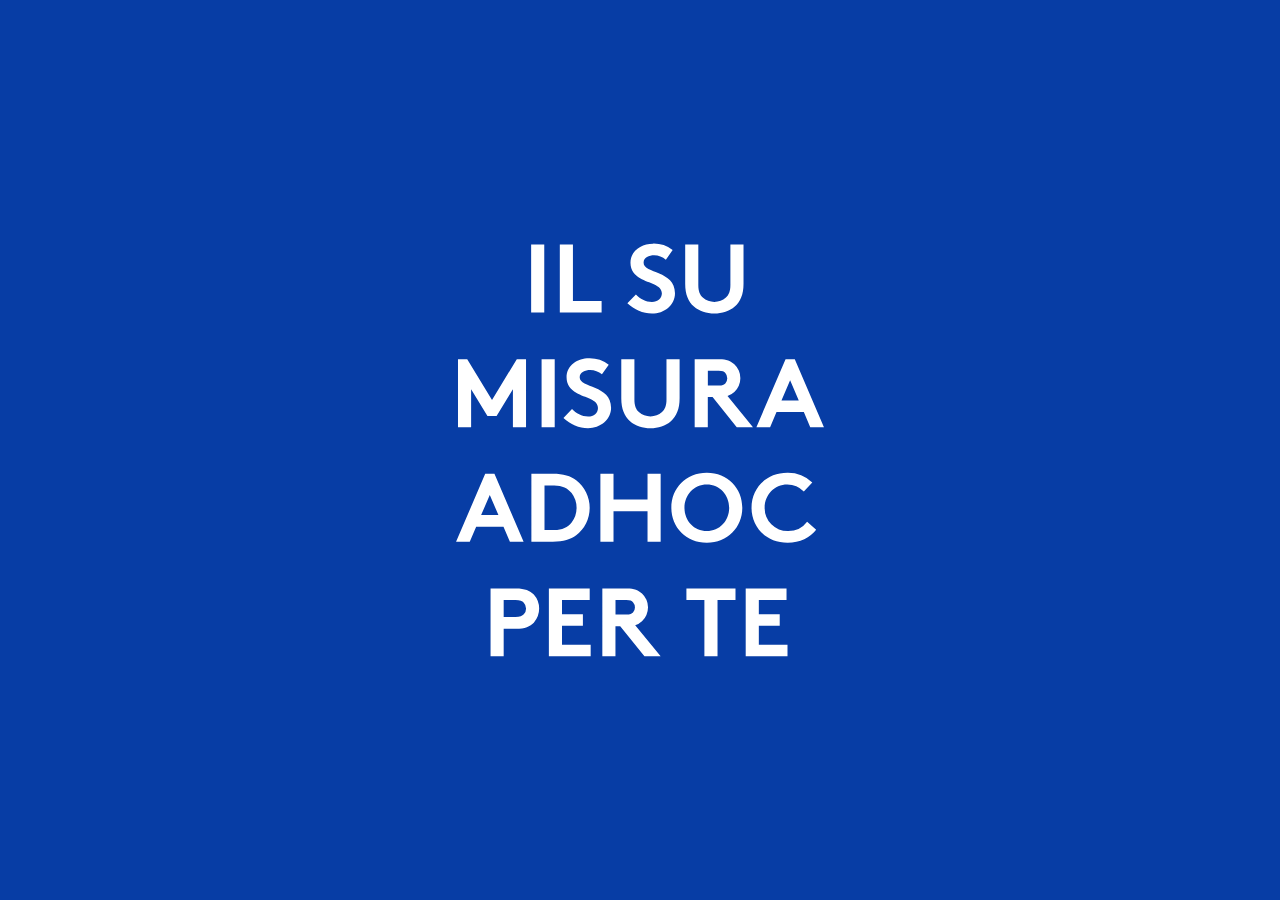
<file: index.html>
<!DOCTYPE html>
<html lang="it"></html>
<html>
    <head>
        <link rel="icon" type="image/x-icon" href="favicon.ico">
        <link rel="stylesheet" href="style/style.css">
        <meta charset="utf-8">
        <meta name="viewport" content="width=device-width, initial-scale=1">
        <title>AdHoc Milano</title>
        <meta name="theme-color" content="#073DA5">
        <meta name="description" content="Un servizio sartoriale veloce ed innovativo. Direttamente a casa tua, o dovunque tu voglia.">
        <meta name="keywords" content="Sartoria su misura Milano direttamente a casa tua">
        <link rel="icon" type="image/png" href="src/favicon.png"/>
        <meta property="og:image" content="https://adhocmilano.it/src/favicon.png" />
        <link rel="apple-touch-icon" sizes="57x57" href="src/favicon.png">
        <link rel="apple-touch-icon" sizes="60x60" href="src/favicon.png">
        <link rel="apple-touch-icon" sizes="72x72" href="src/favicon.png">
        <link rel="apple-touch-icon" sizes="76x76" href="src/favicon.png">
        <link rel="apple-touch-icon" sizes="114x114" href="src/favicon.png">
        <link rel="apple-touch-icon" sizes="120x120" href="src/favicon.png">
        <link rel="apple-touch-icon" sizes="144x144" href="src/favicon.png">
        <link rel="apple-touch-icon" sizes="152x152" href="src/favicon.png">
        <link rel="apple-touch-icon" sizes="180x180" href="src/favicon.png">
        <link rel="icon" type="image/png" sizes="192x192"  href="src/favicon.png">
        <link rel="icon" type="image/png" sizes="32x32" href="src/favicon.png">
        <link rel="icon" type="image/png" sizes="96x96" href="src/favicon.png">
        <link rel="icon" type="image/png" sizes="16x16" href="src/favicon.png">
        <link rel="icon" type="image/png" href="src/favicon.png"/>
    </head>
    <body style="overflow-y: hidden; overflow-x: hidden; max-height:99vh">
        <div class="splash" id="splash"> 
             <img src="src/caption-overlay-01.svg">
        </div>
        <div id="restOfThePage" style="display: none;">
            <div class="cursor"></div>
        
            <div class="top">
                <img  class="logo logotohide" src="src/adhoc.svg" alt="logo-adhoc">
                <img  class="logo hide logotohide white-logo" src="src/ad-hoc-logowhite.svg" alt="logo-adhoc-white">
                <div class="your-personal change-color"><a href="products.html">PRODUCTS</a></div>
            </div>


            <div class="facebook-instagram">
                <a class="change-color" href="about.html">ABOUT</a> 
            </div>

            <div class="mail">
                <a class="change-color" href="contact.html">CONTACT</a> 
            </div>

            <div id="hero" class="fullscreen">

                <div class="column">

                    <div class="container">
                        <div class="middle centered">
                            <video class="background-header logotohide web_video" autoplay muted loop id="myVideo">
                                <source src="src/adhoc.mp4" type="video/mp4">
                            </video>
                            <img class="background-header logotohide mobile-sfondo" src="src/backgroundheaderadhoc.svg" alt="sfondo-adhoc">
                            <img class="background-header caption logotohide hide" src="src/caption-overlay-01.svg" alt="sfondo-hadhoc-caption">
                        </div>

                        <div class="button-video"> 
                            <span class="sliding-span">
                                <a class="sliding-p hover-this"  onmouseover="overlayer()" onmouseout="overlayer()" href="show.html">WATCH THE SHOW</a>
                            </span>
                        </div>

                    </div>

                    <div class="middle centered">
                        <div class="logo-mobile logotohide">
                            <div class="rotating-img">
                                <img class="logo-rotante" src="src/ilmiosumisura.svg" alt="logo-rotante-adhoc">
                            </div>
                        </div>
                    </div>


                </div>

                <div class="home-description change-color">
                    <span class="sliding-span">
                    <p class="sliding-p">AdHoc: il consulente
                    di stile a casa tua.</p>
                    </span>
                    <span class="sliding-span">
                        <p class="sliding-p" style="animation-delay: 0.4s;">
                        Un servizio di personalizzazione
                        itinerante tanto veloce quanto innovativo,
                        e ti raggiunge ovunque.
                        </p>
                    </span>
                    <span class="sliding-span">
                        <p class="sliding-p" style="animation-delay: 0.8s;">
                        Tu chiami, noi arriviamo e in meno di 2h
                        creiamo il tuo outfit su misura.
                        </p>
                    </span>
                </div>

            </div>
       </div>
       <script>

            

            function overlayer() { 
                var x = window.matchMedia("(max-width: 768px)");
                if (!x.matches) { // If media query matches
                    Array.prototype.forEach.call(document.getElementsByClassName('change-color'), element => {
                    element.classList.toggle('black-text');
                    });
                    Array.prototype.forEach.call(document.getElementsByClassName('logotohide'), element => {
                        element.classList.toggle('hide');
                    });
                    document.getElementsByTagName('body')[0].classList.toggle('background-blue');
                    document.getElementById('hero').classList.toggle('background-blue');
                }           
            }  

        (function() {

          const link = document.querySelectorAll('nav> .hover-this');

          const allLinks = document.querySelectorAll('a');


          const cursor = document.querySelector('.cursor');

          const mouseHoverEffect = function(e) {
              cursor.style.opacity = 0.3;
              cursor.style.padding = '1.2em';
          }
          const mouseExitEffect = function(e) {
            cursor.style.opacity = 1;
            cursor.style.padding = '0.3em';
          }

            const animateit = function (e) {
                const span = this.querySelector('span');
                const { offsetX: x, offsetY: y } = e,
                { offsetWidth: width, offsetHeight: height } = this,

                move = 25,
                xMove = x / width * (move * 2) - move,
                yMove = y / height * (move * 2) - move;

                span.style.transform = `translate(${xMove}px, ${yMove}px)`;

                if (e.type === 'mouseleave') span.style.transform = '';
            };

            const editCursor = e => {
                    const { clientX: x, clientY: y } = e;
                    cursor.style.left = x + 'px';
                    cursor.style.top = y + 'px';
            };

            link.forEach(b => b.addEventListener('mousemove', animateit));
            link.forEach(b => b.addEventListener('mouseleave', animateit));

            allLinks.forEach(l => l.addEventListener('mouseenter', mouseHoverEffect))
            allLinks.forEach(l => l.addEventListener('mouseleave', mouseExitEffect))

            window.addEventListener('mousemove', editCursor);
        })(); 
        
        function splasher() {
            document.getElementById('splash').style.display = "none";
            document.getElementById('restOfThePage').style.display = "block";
        } 

        window.addEventListener('load', (event) => {
            setTimeout(function(){
                /*setTimeout(function(){ 
                    splasher();
                }, 1500);
                document.getElementById('splash').classList.add('translator-splash');*/
                splasher();
            }, 1900);
        });
    </script>
    </body>

</html>
</file>
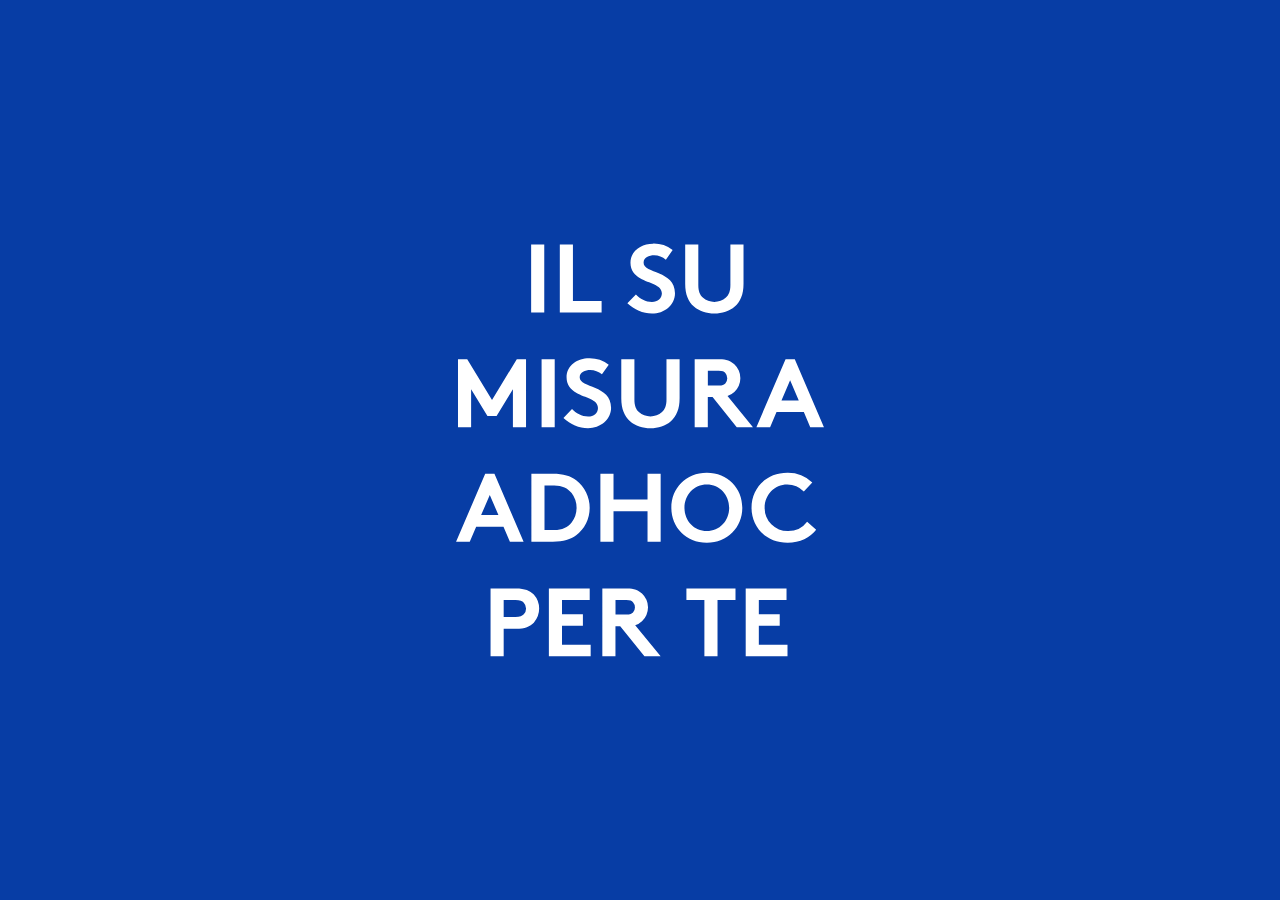
<file: about.html>
<!DOCTYPE html>
<html lang="it">
</html>
<html>

<head>
    <link rel="icon" type="image/x-icon" href="favicon.ico">
    <link rel="stylesheet" href="style/style.css">
    <meta charset="utf-8">
    <meta name="viewport" content="width=device-width, initial-scale=1">
    <title>AdHoc Milano</title>
    <meta name="theme-color" content="#073DA5">
    <meta name="description" content="Un servizio sartoriale veloce ed innovativo. Direttamente a casa tua, o dovunque tu voglia.">
    <meta name="keywords" content="Sartoria su misura Milano direttamente a casa tua">
    <link rel="icon" type="image/png" href="src/favicon.png" />
    <meta property="og:image" content="https://adhocmilano.it/src/favicon.png" />
    <link rel="apple-touch-icon" sizes="57x57" href="src/favicon.png">
    <link rel="apple-touch-icon" sizes="60x60" href="src/favicon.png">
    <link rel="apple-touch-icon" sizes="72x72" href="src/favicon.png">
    <link rel="apple-touch-icon" sizes="76x76" href="src/favicon.png">
    <link rel="apple-touch-icon" sizes="114x114" href="src/favicon.png">
    <link rel="apple-touch-icon" sizes="120x120" href="src/favicon.png">
    <link rel="apple-touch-icon" sizes="144x144" href="src/favicon.png">
    <link rel="apple-touch-icon" sizes="152x152" href="src/favicon.png">
    <link rel="apple-touch-icon" sizes="180x180" href="src/favicon.png">
    <link rel="icon" type="image/png" sizes="192x192" href="src/favicon.png">
    <link rel="icon" type="image/png" sizes="32x32" href="src/favicon.png">
    <link rel="icon" type="image/png" sizes="96x96" href="src/favicon.png">
    <link rel="icon" type="image/png" sizes="16x16" href="src/favicon.png">
    <link rel="icon" type="image/png" href="src/favicon.png"/>

    <style>

        @font-face {
            font-family: 'Brown-Light';
            src: url("fonts/Brown-Light.otf");
            src: url("fonts/Brown-Light.otf") format("opentype"), url("Brown-Light.woff2") format("woff2"), url("Brown-Light.woff") format("woff"), url("Brown-Light.ttf") format("truetype");
        }

        @font-face {
            font-family: 'Brown-Regular';
            src: url("fonts/Brown-Regular.otf");
            src: url("fonts/Brown-Regular.otf") format("opentype"), url("Brown-Regular.woff2") format("woff2"), url("Brown-Regular.woff") format("woff"), url("Brown-Regular.ttf") format("truetype");
        }

        .mobile {
            display: none;
        }

        .col-2-img  {
            max-width: 48%;
        } 

        .col-2-img-first {
            max-width: 48%;
            margin-right:15px;
        } 

        .main-product-section {
            max-width: 100vw;
            overflow-x: hidden!important;
        }

        .last-img {
            padding-bottom:120px;
        }

        .main-customer-images {
            padding-top:40px;
        }

        @media only screen and (max-width: 10000px) and (min-width: 2501px) {
            .container {
                max-width: 100vw;
                width: 100% !important;
                margin: 0 auto !important;
            }
        }

        @media only screen and (max-width: 2500px) and (min-width: 2001px) {
            .container {
                max-width: 1800px !important;
                width: 100% !important;
                margin: 0 auto !important;
                padding-right: 3% !important;
                padding-left: 3% !important;
            }
        }

        @media only screen and (max-width: 2000px) and (min-width: 1601px) {
            .container {
                max-width: 1440px !important;
                width: 100% !important;
                margin: 0 auto !important;
                padding-right: 3% !important;
                padding-left: 3% !important;
            }
        }

        @media only screen and (max-width: 1600px) and (min-width: 1401px) {
            .container {
                max-width: 1300px !important;
                width: 100% !important;
                margin: 0 auto !important;
                padding-right: 3% !important;
                padding-left: 3% !important;
            }
        }

        @media only screen and (max-width: 1400px) and (min-width: 1251px) {
            .container {
                max-width: 1200px !important;
                width: 100% !important;
                margin: 0 auto !important;
                padding-right: 3% !important;
                padding-left: 3% !important;
            }
        }

        @media only screen and (max-width: 1250px) and (min-width: 1101px) {
            .container {
                max-width: 1050px !important;
                width: 100% !important;
                margin: 0 auto !important;
                padding-right: 3% !important;
                padding-left: 3% !important;
            }
        }

        @media only screen and (max-width: 1100px) and (min-width: 992px) {
            .container {
                max-width: 950px !important;
                width: 100% !important;
                margin: 0 auto !important;
                padding-right: 3% !important;
                padding-left: 3% !important;
            }
        }

        @media all and (max-width:991px) {

            .main-customer-images {
                padding-top:0px !important;
            }

            .last-img {
                padding-left:5%;
                padding-right:5%;
                margin-bottom:100px;
                padding-top:20px;
            }

            .product-item.custom-padding {
                width: 100% !important;
            }

            .product-item-img {
                width: 100% !important;
            }

            .flexBoxOne {
                flex-direction: column;
            }

            .custom-product-size {
                width: 100% !important;
                height: auto !important;
            }

            .product-item.second-item {
                width: 100% !important;
                padding-left: 0 !important;
            }

            .img-item {
                width: 48% !important;
                margin-top: 20px !important;
            }

            .flexBoxTwo {
                flex-wrap: wrap !important;
                padding-left: 20px;
                padding-right: 18px;
            }

            .mobile {
                display: block;
            }

            .pc {
                display: none;
            }

            .img-item img {
                height: auto !important;
            }

            .product-img img {
                height: auto !important;
                width: 90% !important;
            }

            .product-item-text .product-heading {
                font-size: 35px !important;
                line-height: 40px !important;
                margin-top:120px;
            }

            .product-item-text .product-details-text {
                font-size: 12px !important;
                line-height: 20px !important;
                padding-bottom: 10px !important;
            }

            .product-item-img .product-details-text {
                font-size: 12px !important;
                line-height: 20px !important;
            }

            .product-item-text .product-heading-two {
                font-size: 35px !important;
                line-height: 80px !important;
            }

            .main-product-section {
                margin-top: 0px !important;
            }

            .main-product-section {
                padding: 0px 5% !important;
            }

            .col-2-img  {
            width: 100%;
            } 

            .col-2-img-first {
            width: 100%;
            margin-right:0px;
            } 

        }
    </style>
</head>

<body>
    <div class="splash" id="splash">
        <img src="src/caption-overlay-01.svg">
    </div>
    <div id="restOfThePage" style="display: none">
        <div class="cursor"></div>
        <div class="top">
            <a href="index.html"><img class="logo logotohide" src="src/adhoc.svg" alt="logo-adhoc"></a>
            <img class="logo hide logotohide white-logo" src="src/ad-hoc-logowhite.svg" alt="logo-adhoc-white">
            <div class="your-personal change-color"><a href="products.html">PRODUCTS</a></div>
        </div>
        <!--=================Start Product Section==============-->
        <section class="main-product-section" style="margin-top: 120px;">
            <div class="container" style="max-width: 1200px; width: 100%; margin: 0 auto;">
                <!--Copy item-->
                <div class="row flexBoxOne" style="display: flex; justify-content: space-between; align-items: center; padding-bottom:20px;">
                    <!--Product Item-->
                    <div class="product-item custom-padding" style="width: 50%;">
                        <!--Product Details Text-->
                        <div class="product-item-text">
                            <h1 class="product-heading" style="font-size: 42px; color: #073DA5; font-weight: 300; line-height: 52px;">Personalizzazione, <br>cura dei dettagli, <br>qualità, unicità.</h1>
                            <p class="product-details-text" style="font-size: 18px; line-height: 26px; color: #073DA5; font-family: Brown-Regular;">Al centro di AdHoc Milano ci sono l’impegno e la consapevolezza di rappresentare le regole non scritte del menswear in un modo contemporaneo e vicino a chi lo indossa, con ricercatezza e stile.
                                Un formalwear contemporaneo che si evolve a total look.
                                Fatto su misura per te, come sta bene a te.
                                Un servizio eccellente: pratico, semplice e altamente professionale.
                            </p>
                        </div>
                        <!--/// End Product Details Text-->
                    </div>
                    <!--/// End Product Item-->
                    <!--Product item Image-->
                    <div class="product-item-img">
                        <img class="custom-product-size" style="height: 550px; padding-right:0px;" src="img/about-1.png" style="width: 100%;" alt="img">
                    </div>
                    <!--/// End Product item Image-->
                </div>
                <!--///End Copy item-->
            </div>
        </section>
        <!--====================End Product Section====================-->
        <!--=================Start Product Section==============-->
        <section class="main-product-section">
            <div class="container" style="width: 100%; margin: 0 auto;">
                <!--Copy item-->
                <div class="row flexBoxOne" style="display: flex; justify-content: space-between; align-items: flex-start;">
                    <!--Product Item-->
                    <!--Product item Image-->
                    <div class="product-item-img" style="width: 40%;">
                        <img class="custom-product-size pc" style="height: 550px;" src="img/380a4117@1x.png" alt="img">
                        <p class="product-details-text" style="font-size: 18px; line-height: 26px; color: #073DA5; font-weight: 400; padding-bottom: 30px; padding-top: 10px; padding-bottom:10px; font-family: 'Brown-Regular';">AdHoc Milano è a portata di mano. Non rinunciare alla tua voglia di un capo su misura, ti garantiamo alta qualità al giusto prezzo e in circa 5 settimane potrai ricevere il tuo abito ovunque tu voglia.
                        </p>
                        <img class="custom-product-size mobile" style="width: 400px; height: 550px;" src="img/380a4117@1x.png" alt="img">
                    </div>
                    <!--/// End Product item Image-->
                    <div class="product-item second-item" style="width: 60%; padding-left: 6%;">
                        <!--Product Details Text-->
                        <div class="product-item-text">
                            <p class="product-details-text" style="font-size: 18px; line-height: 26px; color: #073DA5; font-weight: 400; padding-bottom: 20px; font-family: 'Brown-Regular';">Un’esperienza dedicata alle esigenze di chi vuole essere sempre impeccabile e ama custodire l’unicità del proprio stile, comodamente da casa o in ufficio. Consigliamo i capi e gli outfit più adatti alla tua personalità, ciò che ti veste davvero bene, e lo produciamo.
                                Lo sappiamo fare perché lo facciamo da sempre, conosciamo i tagli, i tessuti, e le tendenze: un ensemble di comfort, agio e vestibilità.
                            </p>
                            <!--Product Image-->
                            <div class="product-img" style="display: flex; justify-content: space-between; align-items: flex-start; flex-wrap:wrap;">
                                <img class="col-2-img-first" src="img/380a3992@1x.png"  alt="img">
                                <img class="col-2-img" src="img/380a3756@1x.png"   alt="img">
                            </div>
                            <!--/// End Product Image-->
                        </div>
                        <!--/// End Product Details Text-->
                    </div>
                    <!--/// End Product Item-->
                </div>
                <!--///End Copy item-->
            </div>
        </section>
        <!--====================End Product Section====================-->
        <!--====================Start Customer Image Section====================-->
        <section class="main-customer-images">
            <div class="container">
                <div class="row flexBoxTwo" style="display: flex; justify-content: space-between; align-items: center;">
                    <!--img item-->
                    <div class="img-item" style="width: 24%;">
                        <img src="img/380a1807@1x.png" style="width: 98%;" alt="">
                    </div>
                    <!--/// End img item-->
                    <!--img item-->
                    <div class="img-item" style="width: 24%;">
                        <img src="img/380a2965@1x.png" style="width: 98%;" alt="">
                    </div>
                    <!--/// End img item-->
                    <!--img item-->
                    <div class="img-item" style="width: 24%;">
                        <img src="img/380a3391@1x.png" style="width: 98%;" alt="">
                    </div>
                    <div class="img-item" style="width: 24%;">
                        <img src="img/380a2269@1x.png" style="width: 98%;" alt="">
                    </div>
                </div>
            </div>
            <!--/// End Slider-->
        </section>
        <section class="main-customer-images">
            <div class="container" style="width: 100%; margin: 0px;">
                <!--img item-->
                <div class="last-img">
                    <img src="img/adhoc-duo.jpg" style="width: 100%; margin: 0px 0px;" alt="">
                </div>
                <!--/// End img item-->
            </div>
        </section>
        <!--====================End Customer Image Section====================-->
        <div class="facebook-instagram">
            <a class="change-color" href="#">ABOUT</a>
        </div>
        <div class="mail">
            <a class="change-color" href="contact.html">CONTACTS</a>
        </div>
    </div>
    <script>
        function overlayer() {
            var x = window.matchMedia("(max-width: 768px)");
            if (!x.matches) { // If media query matches
                Array.prototype.forEach.call(document.getElementsByClassName('change-color'), element => {
                    element.classList.toggle('black-text');
                });
                Array.prototype.forEach.call(document.getElementsByClassName('logotohide'), element => {
                    element.classList.toggle('hide');
                });
                document.getElementsByTagName('body')[0].classList.toggle('background-blue');
                document.getElementById('hero').classList.toggle('background-blue');
            }
        }
        (function() {
            const link = document.querySelectorAll('nav> .hover-this');
            const allLinks = document.querySelectorAll('a');
            const cursor = document.querySelector('.cursor');
            const mouseHoverEffect = function(e) {
                cursor.style.opacity = 0.3;
                cursor.style.padding = '1.2em';
            }
            const mouseExitEffect = function(e) {
                cursor.style.opacity = 1;
                cursor.style.padding = '0.3em';
            }
            const animateit = function(e) {
                const span = this.querySelector('span');
                const {
                    offsetX: x,
                    offsetY: y
                } = e, {
                    offsetWidth: width,
                    offsetHeight: height
                } = this,
                move = 25,
                    xMove = x / width * (move * 2) - move,
                    yMove = y / height * (move * 2) - move;
                span.style.transform = `translate(${xMove}px, ${yMove}px)`;
                if (e.type === 'mouseleave') span.style.transform = '';
            };
            const editCursor = e => {
                const {
                    clientX: x,
                    clientY: y
                } = e;
                cursor.style.left = x + 'px';
                cursor.style.top = y + 'px';
            };
            link.forEach(b => b.addEventListener('mousemove', animateit));
            link.forEach(b => b.addEventListener('mouseleave', animateit));
            allLinks.forEach(l => l.addEventListener('mouseenter', mouseHoverEffect))
            allLinks.forEach(l => l.addEventListener('mouseleave', mouseExitEffect))
            window.addEventListener('mousemove', editCursor);
        })();

        function splasher() {
            document.getElementById('splash').style.display = "none";
            document.getElementById('restOfThePage').style.display = "block";
        }
        window.addEventListener('load', (event) => {
            setTimeout(function() {
                /*setTimeout(function(){ 
                    splasher();
                }, 1500);
                document.getElementById('splash').classList.add('translator-splash');*/
                splasher();
            }, 1900);
        });
    </script>
</body></html>
</file>
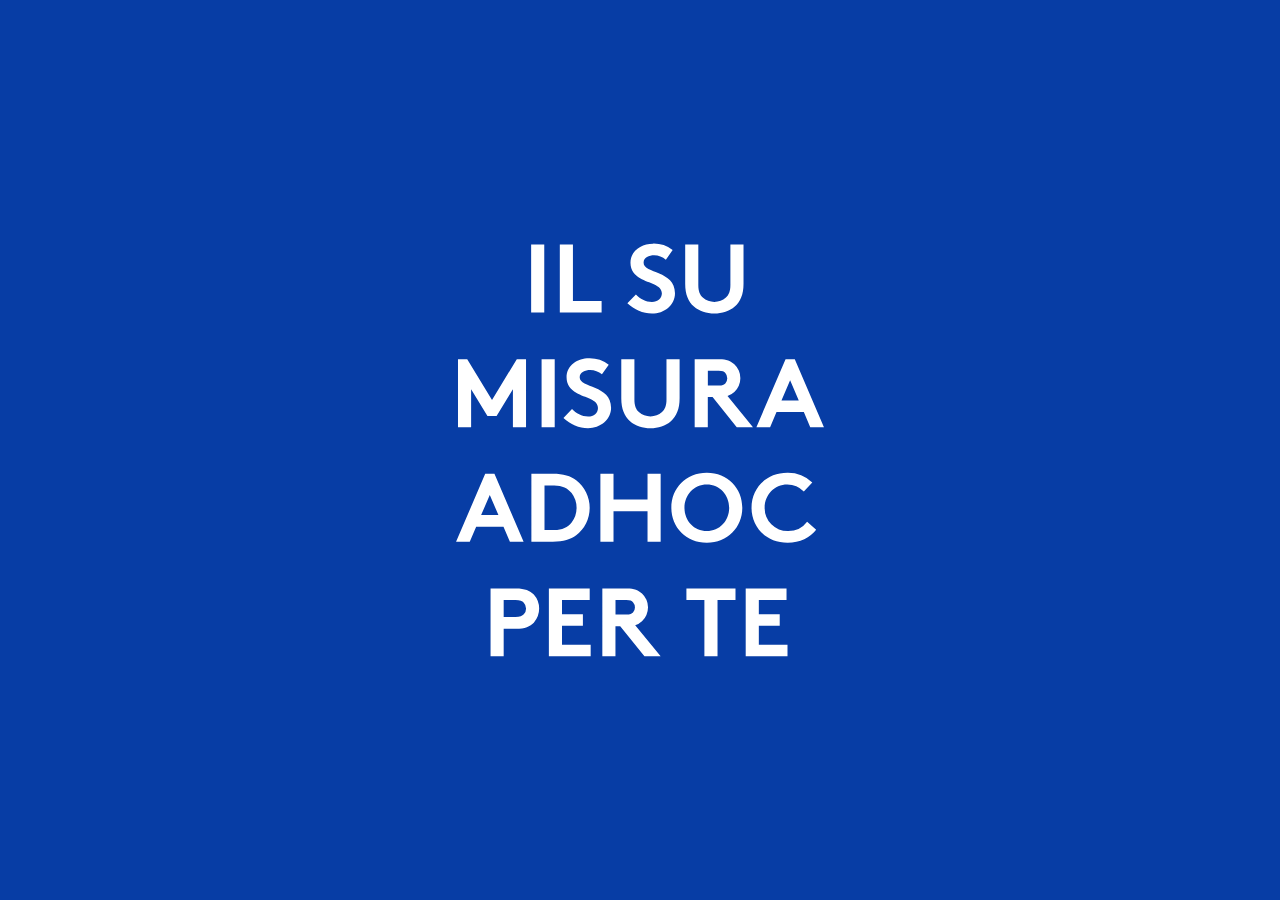
<file: contact.html>
<!DOCTYPE html>
<html lang="it"></html>
<html>
    <head>
        <link rel="icon" type="image/x-icon" href="favicon.ico">
        <link rel="stylesheet" href="style/style.css">
        <meta charset="utf-8">
        <meta name="viewport" content="width=device-width, initial-scale=1">
        <title>AdHoc Milano</title>
        <meta name="theme-color" content="#073DA5">
        <meta name="description" content="Un servizio sartoriale veloce ed innovativo. Direttamente a casa tua, o dovunque tu voglia.">
        <meta name="keywords" content="Sartoria su misura Milano direttamente a casa tua">
        <link rel="icon" type="image/png" href="src/favicon.png"/>
        <meta property="og:image" content="https://adhocmilano.it/src/favicon.png" />
        <link rel="apple-touch-icon" sizes="57x57" href="src/favicon.png">
        <link rel="apple-touch-icon" sizes="60x60" href="src/favicon.png">
        <link rel="apple-touch-icon" sizes="72x72" href="src/favicon.png">
        <link rel="apple-touch-icon" sizes="76x76" href="src/favicon.png">
        <link rel="apple-touch-icon" sizes="114x114" href="src/favicon.png">
        <link rel="apple-touch-icon" sizes="120x120" href="src/favicon.png">
        <link rel="apple-touch-icon" sizes="144x144" href="src/favicon.png">
        <link rel="apple-touch-icon" sizes="152x152" href="src/favicon.png">
        <link rel="apple-touch-icon" sizes="180x180" href="src/favicon.png">
        <link rel="icon" type="image/png" sizes="192x192"  href="src/favicon.png">
        <link rel="icon" type="image/png" sizes="32x32" href="src/favicon.png">
        <link rel="icon" type="image/png" sizes="96x96" href="src/favicon.png">
        <link rel="icon" type="image/png" href="src/favicon.png"/>
        <link rel="icon" type="image/png" sizes="16x16" href="src/favicon.png">
    </head>
    <body>
         <div class="splash" id="splash"> 
             <img src="src/caption-overlay-01.svg">
         </div>
        <div id="restOfThePage" style="display: none">
            <div class="cursor"></div>
        
            <div class="top">
                <a href="index.html"><img  class="logo logotohide" src="src/adhoc.svg" alt="logo-adhoc"></a>
                <img  class="logo hide logotohide white-logo" src="src/ad-hoc-logowhite.svg" alt="logo-adhoc-white">
                <div class="your-personal change-color"><a href="products.html">PRODUCTS</a></div>
            </div>


            <div class="facebook-instagram">
                <a class="change-color" href="about.html">ABOUT</a> 
            </div>

            <div class="mail">
                <a class="change-color" href="#">CONTACTS</a> 
            </div>



            <div class="main-description-container">
                <div class="main-description">
                        <p class="big">
                            Contattaci e richiedi il tuo appuntamento AdHoc.
                        </p>
                        <p class="social-container"><a href="https://wa.me/+393398654343" target="_blank">Whatsapp</a><a href="mailto:info@adhocmilano.it" class="social-link"  target="_blank">Mail</a> <a href="https://www.instagram.com/adhocmilano/" target="_blank" class="social-link">Instagram</a><a href="https://www.facebook.com/adhocmilano" target="_blank" class="social-link2">Facebook</a> </p>
                </div>
            </div>
       </div>
       <div class="bottom">
            <span class="sliding-span">
                <p class="sliding-p-2">©ADHOC Milano - Hosted by
                    <a href="https://motelmilano.com/ " target="_blank">Motel Milano</a>
                </p>
            </span>
        </div>
       <script>

            

            function overlayer() { 
                var x = window.matchMedia("(max-width: 768px)");
                if (!x.matches) { // If media query matches
                    Array.prototype.forEach.call(document.getElementsByClassName('change-color'), element => {
                    element.classList.toggle('black-text');
                    });
                    Array.prototype.forEach.call(document.getElementsByClassName('logotohide'), element => {
                        element.classList.toggle('hide');
                    });
                    document.getElementsByTagName('body')[0].classList.toggle('background-blue');
                    document.getElementById('hero').classList.toggle('background-blue');
                }           
            }  

        (function() {

          const link = document.querySelectorAll('nav> .hover-this');

          const allLinks = document.querySelectorAll('a');


          const cursor = document.querySelector('.cursor');

          const mouseHoverEffect = function(e) {
              cursor.style.opacity = 0.3;
              cursor.style.padding = '1.2em';
          }
          const mouseExitEffect = function(e) {
            cursor.style.opacity = 1;
            cursor.style.padding = '0.3em';
          }

            const animateit = function (e) {
                const span = this.querySelector('span');
                const { offsetX: x, offsetY: y } = e,
                { offsetWidth: width, offsetHeight: height } = this,

                move = 25,
                xMove = x / width * (move * 2) - move,
                yMove = y / height * (move * 2) - move;

                span.style.transform = `translate(${xMove}px, ${yMove}px)`;

                if (e.type === 'mouseleave') span.style.transform = '';
            };

            const editCursor = e => {
                    const { clientX: x, clientY: y } = e;
                    cursor.style.left = x + 'px';
                    cursor.style.top = y + 'px';
            };

            link.forEach(b => b.addEventListener('mousemove', animateit));
            link.forEach(b => b.addEventListener('mouseleave', animateit));

            allLinks.forEach(l => l.addEventListener('mouseenter', mouseHoverEffect))
            allLinks.forEach(l => l.addEventListener('mouseleave', mouseExitEffect))

            window.addEventListener('mousemove', editCursor);
        })(); 
        
        function splasher() {
            document.getElementById('splash').style.display = "none";
            document.getElementById('restOfThePage').style.display = "block";
        } 

        window.addEventListener('load', (event) => {
            setTimeout(function(){
                /*setTimeout(function(){ 
                    splasher();
                }, 1500);
                document.getElementById('splash').classList.add('translator-splash');*/
                splasher();
            }, 1900);
        });
    </script>
    </body>

</html>
</file>
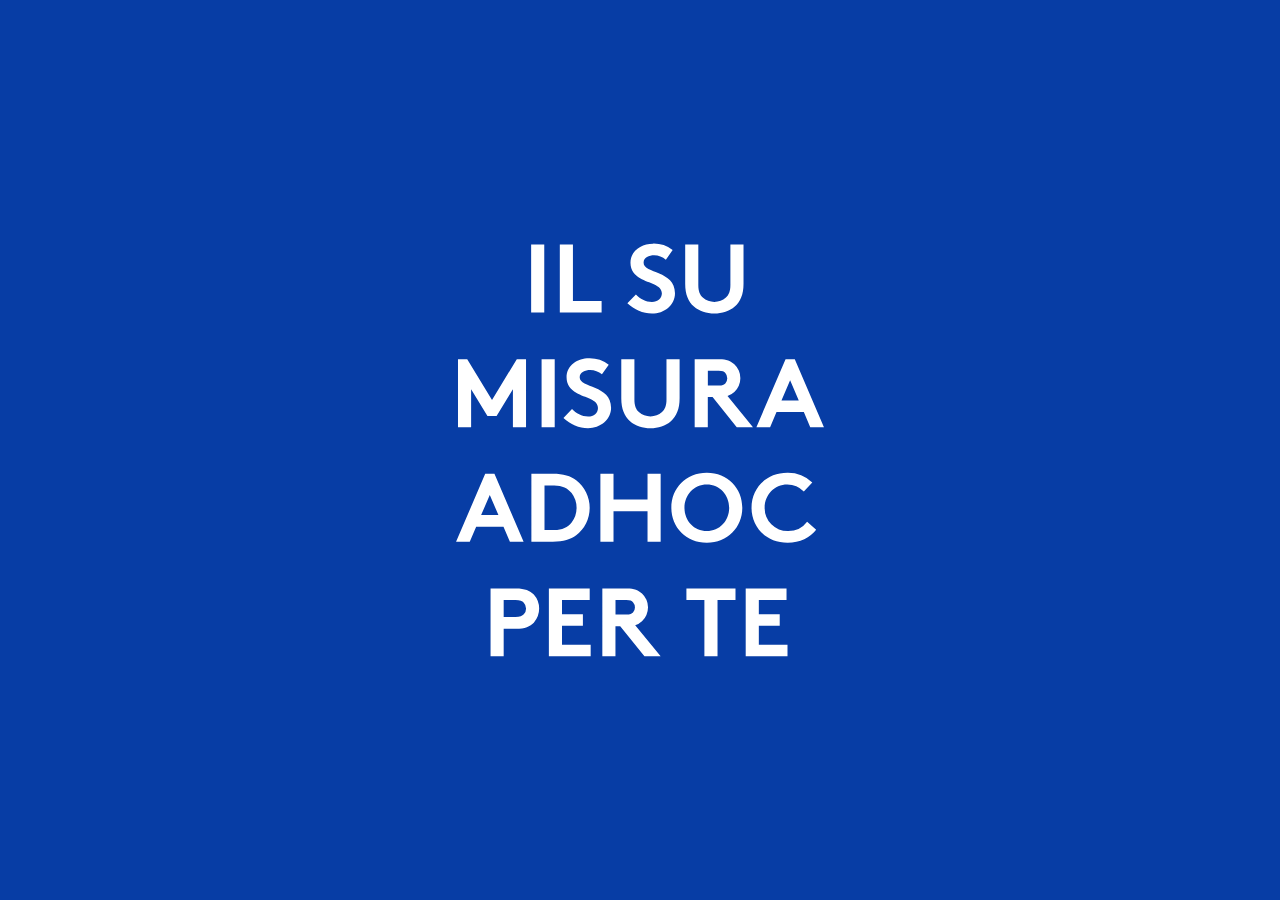
<file: index-copia.html>
<!DOCTYPE html>
<html lang="it"></html>
<html>
    <head>
        <link rel="stylesheet" href="style/style.css">
        <meta charset="utf-8">
        <meta name="viewport" content="width=device-width, initial-scale=1">
        <title>AdHoc Milano</title>
        <meta name="theme-color" content="#073DA5">
        <meta name="description" content="Un servizio sartoriale veloce ed innovativo. Direttamente a casa tua, o dovunque tu voglia.">
        <meta name="keywords" content="Sartoria su misura Milano direttamente a casa tua">
        <link rel="icon" type="image/png" href="src/favicon.png"/>
        <meta property="og:image" content="https://adhocmilano.it/src/favicon.png" />
        <link rel="apple-touch-icon" sizes="57x57" href="src/favicon.png">
        <link rel="apple-touch-icon" sizes="60x60" href="src/favicon.png">
        <link rel="apple-touch-icon" sizes="72x72" href="src/favicon.png">
        <link rel="apple-touch-icon" sizes="76x76" href="src/favicon.png">
        <link rel="apple-touch-icon" sizes="114x114" href="src/favicon.png">
        <link rel="apple-touch-icon" sizes="120x120" href="src/favicon.png">
        <link rel="apple-touch-icon" sizes="144x144" href="src/favicon.png">
        <link rel="apple-touch-icon" sizes="152x152" href="src/favicon.png">
        <link rel="apple-touch-icon" sizes="180x180" href="src/favicon.png">
        <link rel="icon" type="image/png" sizes="192x192"  href="src/favicon.png">
        <link rel="icon" type="image/png" sizes="32x32" href="src/favicon.png">
        <link rel="icon" type="image/png" sizes="96x96" href="src/favicon.png">
        <link rel="icon" type="image/png" sizes="16x16" href="src/favicon.png">
    </head>
    <body style="overflow-y: hidden; max-height:99vh">
        <div class="splash" id="splash"> 
             <img src="src/caption-overlay-01.svg">
        </div>
        <div id="restOfThePage" style="display: none;">
            <div class="cursor"></div>
        
            <div class="top">
                <img  class="logo logotohide" src="src/adhoc.svg" alt="logo-adhoc">
                <img  class="logo hide logotohide white-logo" src="src/ad-hoc-logowhite.svg" alt="logo-adhoc-white">
                <div class="your-personal change-color"><a href="/products.html">PRODUCTS</a></div>
            </div>


            <div class="facebook-instagram">
                <a class="change-color" href="/about" target="_blank">ABOUT</a> 
            </div>

            <div class="mail">
                <a class="change-color" href="/contact.html">CONTACT</a> 
            </div>

            <div id="hero" class="fullscreen">

                <div class="column">

                    <div class="container">
                        <div class="middle centered">
                            <video class="background-header logotohide web_video" autoplay muted loop id="myVideo">
                                <source src="src/adhoc.mp4" type="video/mp4">
                            </video>
                            <img class="background-header logotohide mobile-sfondo" src="src/backgroundheaderadhoc.svg" alt="sfondo-adhoc">
                            <img class="background-header caption logotohide hide" src="src/caption-overlay-01.svg" alt="sfondo-hadhoc-caption">
                        </div>

                        <div class="button-video"> 
                            <span class="sliding-span">
                                <a class="sliding-p hover-this"  onmouseover="overlayer()" onmouseout="overlayer()" href="/show.html">WATCH THE SHOW</a>
                            </span>
                        </div>

                    </div>

                    <div class="middle centered">
                        <div class="logo-mobile logotohide">
                            <div class="rotating-img">
                                <img class="logo-rotante" src="src/ilmiosumisura.svg" alt="logo-rotante-adhoc">
                            </div>
                        </div>
                    </div>


                </div>

                <div class="home-description change-color">
                    <span class="sliding-span">
                    <p class="sliding-p">AdHoc: il consulente
                    di stile a casa tua.</p>
                    </span>
                    <span class="sliding-span">
                        <p class="sliding-p" style="animation-delay: 0.4s;">
                        Un servizio di personalizzazione
                        itinerante tanto veloce quanto innovativo,
                        e ti raggiunge ovunque.
                        </p>
                    </span>
                    <span class="sliding-span">
                        <p class="sliding-p" style="animation-delay: 0.8s;">
                        Tu chiami, noi arriviamo e in meno di 2h
                        creiamo il tuo outfit su misura.
                        </p>
                    </span>
                </div>

            </div>
       </div>
       <script>

            

            function overlayer() { 
                var x = window.matchMedia("(max-width: 768px)");
                if (!x.matches) { // If media query matches
                    Array.prototype.forEach.call(document.getElementsByClassName('change-color'), element => {
                    element.classList.toggle('black-text');
                    });
                    Array.prototype.forEach.call(document.getElementsByClassName('logotohide'), element => {
                        element.classList.toggle('hide');
                    });
                    document.getElementsByTagName('body')[0].classList.toggle('background-blue');
                    document.getElementById('hero').classList.toggle('background-blue');
                }           
            }  

        (function() {

          const link = document.querySelectorAll('nav> .hover-this');

          const allLinks = document.querySelectorAll('a');


          const cursor = document.querySelector('.cursor');

          const mouseHoverEffect = function(e) {
              cursor.style.opacity = 0.3;
              cursor.style.padding = '1.2em';
          }
          const mouseExitEffect = function(e) {
            cursor.style.opacity = 1;
            cursor.style.padding = '0.3em';
          }

            const animateit = function (e) {
                const span = this.querySelector('span');
                const { offsetX: x, offsetY: y } = e,
                { offsetWidth: width, offsetHeight: height } = this,

                move = 25,
                xMove = x / width * (move * 2) - move,
                yMove = y / height * (move * 2) - move;

                span.style.transform = `translate(${xMove}px, ${yMove}px)`;

                if (e.type === 'mouseleave') span.style.transform = '';
            };

            const editCursor = e => {
                    const { clientX: x, clientY: y } = e;
                    cursor.style.left = x + 'px';
                    cursor.style.top = y + 'px';
            };

            link.forEach(b => b.addEventListener('mousemove', animateit));
            link.forEach(b => b.addEventListener('mouseleave', animateit));

            allLinks.forEach(l => l.addEventListener('mouseenter', mouseHoverEffect))
            allLinks.forEach(l => l.addEventListener('mouseleave', mouseExitEffect))

            window.addEventListener('mousemove', editCursor);
        })(); 
        
        function splasher() {
            document.getElementById('splash').style.display = "none";
            document.getElementById('restOfThePage').style.display = "block";
        } 

        window.addEventListener('load', (event) => {
            setTimeout(function(){
                /*setTimeout(function(){ 
                    splasher();
                }, 1500);
                document.getElementById('splash').classList.add('translator-splash');*/
                splasher();
            }, 1900);
        });
    </script>
    </body>

</html>
</file>
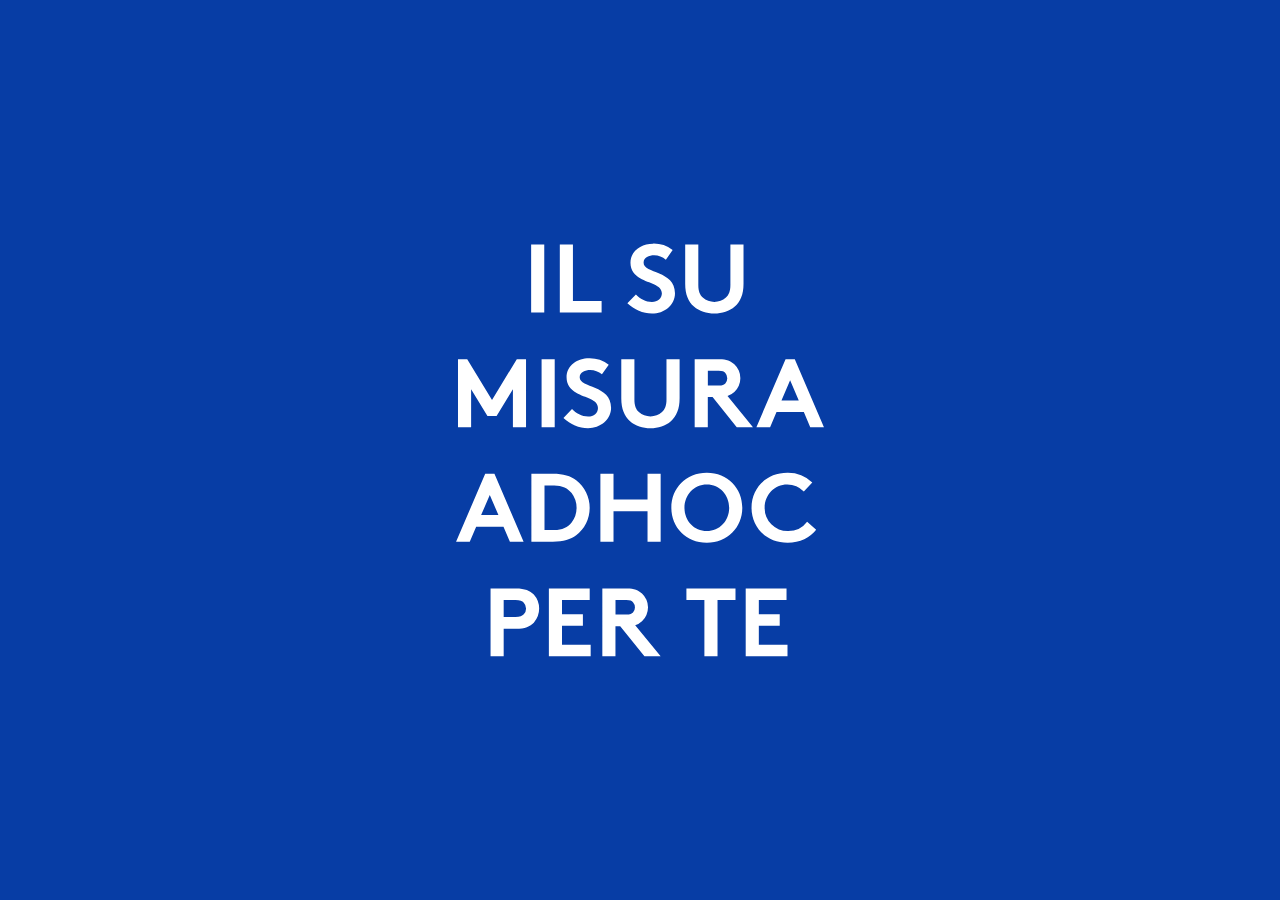
<file: products.html>
<!DOCTYPE html>
<html lang="it">
</html>
<html>

<head>
    <link rel="icon" type="image/x-icon" href="favicon.ico">
    <link rel="stylesheet" href="style/style.css">
    <meta charset="utf-8">
    <meta name="viewport" content="width=device-width, initial-scale=1">
    <title>AdHoc Milano</title>
    <meta name="theme-color" content="#073DA5">
    <meta name="description" content="Un servizio sartoriale veloce ed innovativo. Direttamente a casa tua, o dovunque tu voglia.">
    <meta name="keywords" content="Sartoria su misura Milano direttamente a casa tua">
    <link rel="icon" type="image/png" href="src/favicon.png" />
    <meta property="og:image" content="https://adhocmilano.it/src/favicon.png" />
    <link rel="apple-touch-icon" sizes="57x57" href="src/favicon.png">
    <link rel="apple-touch-icon" sizes="60x60" href="src/favicon.png">
    <link rel="apple-touch-icon" sizes="72x72" href="src/favicon.png">
    <link rel="apple-touch-icon" sizes="76x76" href="src/favicon.png">
    <link rel="apple-touch-icon" sizes="114x114" href="src/favicon.png">
    <link rel="apple-touch-icon" sizes="120x120" href="src/favicon.png">
    <link rel="apple-touch-icon" sizes="144x144" href="src/favicon.png">
    <link rel="apple-touch-icon" sizes="152x152" href="src/favicon.png">
    <link rel="apple-touch-icon" sizes="180x180" href="src/favicon.png">
    <link rel="icon" type="image/png" sizes="192x192" href="src/favicon.png">
    <link rel="icon" type="image/png" sizes="32x32" href="src/favicon.png">
    <link rel="icon" type="image/png" sizes="96x96" href="src/favicon.png">
    <link rel="icon" type="image/png" sizes="16x16" href="src/favicon.png">
    <link rel="icon" type="image/png" href="src/favicon.png"/>
</head>
    <style>

        h1 {
            padding-bottom:0px;
            margin-bottom:0px;
        }

        @font-face {
            font-family: 'Brown-Light';
            src: url("fonts/Brown-Light.otf");
            src: url("fonts/Brown-Light.otf") format("opentype"), url("Brown-Light.woff2") format("woff2"), url("Brown-Light.woff") format("woff"), url("Brown-Light.ttf") format("truetype");
        }

        @font-face {
            font-family: 'Brown-Regular';
            src: url("fonts/Brown-Regular.otf") format("opentype"), url("Brown-Regular.woff2") format("woff2"), url("Brown-Regular.woff") format("woff"), url("Brown-Regular.ttf") format("truetype");
        }

        .mobile {
            display: none;
        }

        @media only screen and (max-width: 10000px) and (min-width: 2501px) {
            .container {
                max-width: 1990px !important;
                width: 100% !important;
                margin: 0 auto !important;
                padding-right: 3% !important;
                padding-left: 3% !important;
            }
        }

        @media only screen and (max-width: 2500px) and (min-width: 2001px) {
            .container {
                max-width: 1800px !important;
                width: 100% !important;
                margin: 0 auto !important;
                padding-right: 3% !important;
                padding-left: 3% !important;
            }
        }

        @media only screen and (max-width: 2000px) and (min-width: 1601px) {
            .container {
                max-width: 1440px !important;
                width: 100% !important;
                margin: 0 auto !important;
                padding-right: 3% !important;
                padding-left: 3% !important;
            }
        }

        @media only screen and (max-width: 1600px) and (min-width: 1401px) {
            .container {
                max-width: 1300px !important;
                width: 100% !important;
                margin: 0 auto !important;
                padding-right: 3% !important;
                padding-left: 3% !important;
            }
        }

        @media only screen and (max-width: 1400px) and (min-width: 1251px) {
            .container {
                max-width: 1200px !important;
                width: 100% !important;
                margin: 0 auto !important;
                padding-right: 3% !important;
                padding-left: 3% !important;
            }
        }

        @media only screen and (max-width: 1250px) and (min-width: 1101px) {
            .container {
                max-width: 1050px !important;
                width: 100% !important;
                margin: 0 auto !important;
                padding-right: 3% !important;
                padding-left: 3% !important;
            }
        }

        @media only screen and (max-width: 1100px) and (min-width: 992px) {
            .container {
                max-width: 950px !important;
                width: 100% !important;
                margin: 0 auto !important;
                padding-right: 3% !important;
                padding-left: 3% !important;
            }
        }

        @media all and (max-width:991px) {
            .flexBoxThree {
                flex-direction: column !important;
            }

            .product-item {
                width: 100% !important;
                padding-right: 0 !important;
            }

            .product-item-img {
                width: 100% !important;
            }

            .mobile {
                display: block;
            }

            .pc {
                display: none;
            }

            .product-item-text .product-heading {
                font-size: 35px !important;
                line-height: 40px !important;
            }

            .product-item-text .product-details-text {
                font-size: 12px !important;
                line-height: 20px !important;
                padding-bottom: 49px !important;
            }

            .product-item-img .product-details-text {
                font-size: 12px !important;
                line-height: 20px !important;
            }

            .product-item-text .product-heading-two {
                font-size: 35px !important;
            }

            .main-product-section {
                margin-top: 0px !important;
                padding-top:200px !important;
            }

            .product-item {
                padding-left: 0 !important;
            }

            .main-product-section {
                padding: 0px 5% !important;
            }

            .product-heading-two.text-aling {
                padding-bottom: 0 !important;
            }
        }
    </style>
</head>
<body>
    <div class="splash" id="splash">
        <img src="src/caption-overlay-01.svg">
    </div>
    <div id="restOfThePage" style="display: none">
        <div class="cursor"></div>
        <div class="top">
            <a href="index.html"><img class="logo logotohide" src="src/adhoc.svg" alt="logo-adhoc"></a>
            <img class="logo hide logotohide white-logo" src="src/ad-hoc-logowhite.svg" alt="logo-adhoc-white">
            <div class="your-personal change-color">PRODUCTS</div>
        </div>
        <!--====================Start Product Section====================-->
        <section class="main-product-section">
            <div class="container" style="max-width: 1200px; width: 100%; margin: 0 auto; padding-top:12vh;">
                <!--Copy item-->
                <div class="row flexBoxThree" style="display: flex; justify-content: space-between; align-items: flex-start;">
                    <!--Product Item-->
                    <div class="product-item custom-padding" style="width: 60%; padding-right: 15%;">
                        <!--Product Details Text-->
                        <div class="product-item-text">
                            <h1 class="product-heading-two" style="margin-top:120px; font-size: 59px; color: #073DA5;">Abito & Giacca</h1>
                            <p class="product-details-text" style="font-size: 18px; line-height: 26px; color: #073DA5; padding-bottom: 49px; font-family: 'Brown-Regular';">Ogni abito è full canvas e realizzato secondo i massimi standard dell’artigianato, con un’attenzione assoluta per i dettagli, dalla presa misure alla consegna. Ci affidiamo ai migliori partner e scegliamo tessuti italiani, collaborando con fornitori di qualità che ci garantiscono un capo sartoriale eccellente.
                            </p>
                        </div>
                        <!--/// End Product Details Text-->
                    </div>
                    <!--/// End Product Item-->
                    <!--Product item Image-->
                    <div class="product-item-img" style="width: 40%;">
                        <img class="custom-product-size" src="img/5485-5481-5470-revers@1x.png" style="width: 100%;" alt="img">
                    </div>
                    <!--/// End Product item Image-->
                </div>
                <!--///End Copy item-->
            </div>
        </section>
        <!--====================End Product Section====================-->
        <!--====================Start Product Section====================-->
        <section class="main-product-section">
            <div class="container" style="max-width: 1200px; width: 100%; margin: 0 auto;">
                <!--Copy item-->
                <div class="row flexBoxThree" style="display: flex; justify-content: space-between; align-items: center;">
                    <!--Product item Image-->
                    <div class="product-item-img custom-margin pc" style="width: 40%;">
                        <img class="custom-product-size" src="img/sh00243-sh00244-sh00245@1x.png" style="width: 100%;" alt="img">
                    </div>
                    <!--/// End Product item Image-->
                    <!--Product Item-->
                    <div class="product-item" style="width: 60%; padding-left: 15%;">
                        <!--Product Details Text-->
                        <div class="product-item-text">
                            <h1 class="product-heading-two text-aling" style="margin-bottom:0px; font-size: 59px; color: #073DA5; font-weight: 400;">Camicia</h1>
                            <p class="product-details-text" style="font-size: 18px; line-height: 26px; color: #073DA5; font-weight: 400; padding-bottom: 49px; font-family: 'Brown-Regular';">Personalizzare la camicia significa prima di tutto realizzarla su misura, per garantirti una vestibilità perfetta qualunque sia la tua corporatura. Diamo massima espressione al tuo stile, offrendoti la possibilità di scegliere modello, collo, polsino, fino alla posizione e colore delle cifre e il colore delle asole.
                            </p>
                        </div>
                        <!--/// End Product Details Text-->
                    </div>
                    <!--/// End Product Item-->
                    <!--Product item Image-->
                    <div class="product-item-img custom-margin mobile">
                        <img class="custom-product-size" src="img/sh00243-sh00244-sh00245@1x.png" style="width: 100%;" alt="img">
                    </div>
                    <!--/// End Product item Image-->
                </div>
                <!--///End Copy item-->
            </div>
        </section>
        <!--====================End Product Section====================-->
        <!--====================Start Product Section====================-->
        <section class="main-product-section" style="margin-top: 120px;" >
            <div class="container" style="max-width: 1200px; width: 100%; margin: 0 auto;">
                <!--Copy item-->
                <div class="row flexBoxThree" style="display: flex; justify-content: space-between; align-items: center;">
                    <!--Product Item-->
                    <div class="product-item custom-padding" style="width: 60%; padding-right: 15%;">
                        <!--Product Details Text-->
                        <div class="product-item-text">
                            <h1 class="product-heading-two" style="padding-bottom: 20px; font-size: 59px; color: #073DA5; font-weight: 400; margin-bottom:0px;">Trench</h1>
                            <p class="product-details-text" style="font-size: 18px; line-height: 26px; color: #073DA5; font-weight: 400; padding-bottom: 49px; font-family: 'Brown-Regular';">Il soprabito di mezza stagione per eccellenza, ad hoc per te.
                                Offriamo un’ampia possibilità di scelta di tessuti, tutti waterproof e windproof, declinati nei pesi di stagione. Potrai scegliere il modello, con o senza imbottitura estraibile e/o cappuccio, dalle tasche fino alla chiusura (full zip, bottoni).
                            </p>
                        </div>
                        <!--/// End Product Details Text-->
                    </div>
                    <!--/// End Product Item-->
                    <!--Product item Image-->
                    <div class="product-item-img" style="width: 40%;">
                        <img class="custom-product-size" src="img/02-adhoc.jpeg" style="width: 100%;  height: 100%;" alt="img">
                    </div>
                    <!--/// End Product item Image-->
                </div>
                <!--///End Copy item-->
            </div>
        </section>
        <!--====================End Product Section====================-->
        <!--====================Start Product Section====================-->
        <section class="main-product-section" style="display:flex;">
            <div class="container" style="max-width: 1200px; width: 100%; margin: 0 auto;">
                <!--Copy item-->
                <div class="row flexBoxThree" style="display: flex; justify-content: space-between; align-items: center;">
                    <!--Product item Image-->
                    <div class="product-item-img custom-margin pc" style="width: 40%;">
                        <img class="custom-product-size" src="img/gruppo-di-maschere-4@1x.png" style="width: 100%;" alt="img">
                    </div>
                    <!--/// End Product item Image-->
                    <!--Product Item-->
                    <div class="product-item" style="width: 60%; padding-left: 15%;">
                        <!--Product Details Text-->
                        <div class="product-item-text">
                            <h1 class="product-heading-two text-aling" style="font-size: 59px; color: #073DA5; font-weight: 400;">Maglieria</h1>
                            <p class="product-details-text" style="font-size: 18px; line-height: 26px; color: #073DA5; font-weight: 400; padding-bottom: 49px; font-family: 'Brown-Regular';">Puoi personalizzare il tuo capo di maglieria fino ai minimi dettagli.
                                Dal filato alle opzioni di contrasto, dal modello alla tipologia di collo e manica, fino al monogramma.
                            </p>
                        </div>
                        <!--/// End Product Details Text-->
                    </div>
                    <!--/// End Product Item-->
                    <!--Product item Image-->
                    <div class="product-item-img custom-margin mobile">
                        <img class="custom-product-size" src="img/gruppo-di-maschere-4@1x.png" style="width: 100%; height: 100%;" alt="img">
                    </div>
                    <!--/// End Product item Image-->
                </div>
                <!--///End Copy item-->
            </div>
        </section>
        <!--====================End Product Section====================-->
        <!--====================Start Product Section====================-->
        <section class="main-product-section" style="margin-top: 120px;">
            <div class="container" style="max-width: 1200px; width: 100%; margin: 0 auto;">
                <!--Copy item-->
                <div class="row flexBoxThree" style="display: flex; justify-content: space-between; align-items: center;">
                    <!--Product Item-->
                    <div class="product-item custom-padding" style="width: 60%; padding-right: 15%;">
                        <!--Product Details Text-->
                        <div class="product-item-text">
                            <h1 class="product-heading-two" style="font-size: 59px; color: #073DA5; font-weight: 400;">Chinos</h1>
                            <p class="product-details-text" style="font-size: 18px; line-height: 26px; color: #073DA5; font-weight: 400; padding-bottom: 49px; font-family: 'Brown-Regular';">Il tuo pantalone preferito nei tessuti di stagione. Vestibilità, pinces, tasche, larghezza fondo, cucitura: sono solo alcune delle caratteristiche che potrai scegliere per renderlo unico.
                            </p>
                        </div>
                        <!--/// End Product Details Text-->
                    </div>
                    <!--/// End Product Item-->
                    <!--Product item Image-->
                    <div class="product-item-img" style="width: 40%;">
                        <img class="custom-product-size" src="img/chino-rek-new2@1x.jpg" style="width: 100%;" alt="img">
                    </div>
                    <!--/// End Product item Image-->
                </div>
                <!--///End Copy item-->
            </div>
        </section>
        <!--====================End Product Section====================-->
        <!--====================Start Product Section====================-->
        <section class="main-product-section">
            <div class="container" style="max-width: 1200px; width: 100%; margin: 0 auto;">
                <!--Copy item-->
                <div class="row flexBoxThree" style="display: flex; justify-content: space-between; align-items: center;">
                    <!--Product item Image-->
                    <div class="product-item-img custom-margin pc" style="width: 40%; margin-top: -120px;">
                        <img class="custom-product-size" src="img/jeans-adhoc.jpg" style="width: 100%;" alt="img">
                    </div>
                    <!--/// End Product item Image-->
                    <!--Product Item-->
                    <div class="product-item" style="width: 60%; padding-left: 15%;">
                        <!--Product Details Text-->
                        <div class="product-item-text">
                            <h1 class="product-heading-two text-aling" style="font-size: 59px; color: #073DA5; font-weight: 400;">Jeans</h1>
                            <p class="product-details-text" style="font-size: 18px; line-height: 26px; color: #073DA5; font-weight: 400; padding-bottom: 49px; font-family: 'Brown-Regular';">Trovare il modello di pantaloni in denim perfetto è un’impresa alquanto ardua. Ecco perché offriamo un servizio di personalizzazione che spazia dal lavaggio fino alla scelta dei rivetti.
                            </p>
                        </div>
                        <!--/// End Product Details Text-->
                    </div>
                    <!--/// End Product Item-->
                    <!--Product item Image-->
                    <div class="product-item-img custom-margin mobile">
                        <img class="custom-product-size" src="img/jeans-adhoc.jpg" style="width: 100%;" alt="img">
                    </div>
                    <!--/// End Product item Image-->
                </div>
                <!--///End Copy item-->
            </div>
        </section>
        <!--====================End Product Section====================-->
        <div class="facebook-instagram">
            <a class="change-color" href="about.html">ABOUT</a>
        </div>
        <div class="mail">
            <a class="change-color" href="contact.html">CONTACTS</a>
        </div>
    </div>
    <script>
        function overlayer() {
            var x = window.matchMedia("(max-width: 768px)");
            if (!x.matches) { // If media query matches
                Array.prototype.forEach.call(document.getElementsByClassName('change-color'), element => {
                    element.classList.toggle('black-text');
                });
                Array.prototype.forEach.call(document.getElementsByClassName('logotohide'), element => {
                    element.classList.toggle('hide');
                });
                document.getElementsByTagName('body')[0].classList.toggle('background-blue');
                document.getElementById('hero').classList.toggle('background-blue');
            }
        }
        (function() {
            const link = document.querySelectorAll('nav> .hover-this');
            const allLinks = document.querySelectorAll('a');
            const cursor = document.querySelector('.cursor');
            const mouseHoverEffect = function(e) {
                cursor.style.opacity = 0.3;
                cursor.style.padding = '1.2em';
            }
            const mouseExitEffect = function(e) {
                cursor.style.opacity = 1;
                cursor.style.padding = '0.3em';
            }
            const animateit = function(e) {
                const span = this.querySelector('span');
                const {
                    offsetX: x,
                    offsetY: y
                } = e, {
                    offsetWidth: width,
                    offsetHeight: height
                } = this,
                move = 25,
                    xMove = x / width * (move * 2) - move,
                    yMove = y / height * (move * 2) - move;
                span.style.transform = `translate(${xMove}px, ${yMove}px)`;
                if (e.type === 'mouseleave') span.style.transform = '';
            };
            const editCursor = e => {
                const {
                    clientX: x,
                    clientY: y
                } = e;
                cursor.style.left = x + 'px';
                cursor.style.top = y + 'px';
            };
            link.forEach(b => b.addEventListener('mousemove', animateit));
            link.forEach(b => b.addEventListener('mouseleave', animateit));
            allLinks.forEach(l => l.addEventListener('mouseenter', mouseHoverEffect))
            allLinks.forEach(l => l.addEventListener('mouseleave', mouseExitEffect))
            window.addEventListener('mousemove', editCursor);
        })();

        function splasher() {
            document.getElementById('splash').style.display = "none";
            document.getElementById('restOfThePage').style.display = "block";
        }
        window.addEventListener('load', (event) => {
            setTimeout(function() {
                /*setTimeout(function(){ 
                    splasher();
                }, 1500);
                document.getElementById('splash').classList.add('translator-splash');*/
                splasher();
            }, 1900);
        });
    </script>
</body></html>
</file>
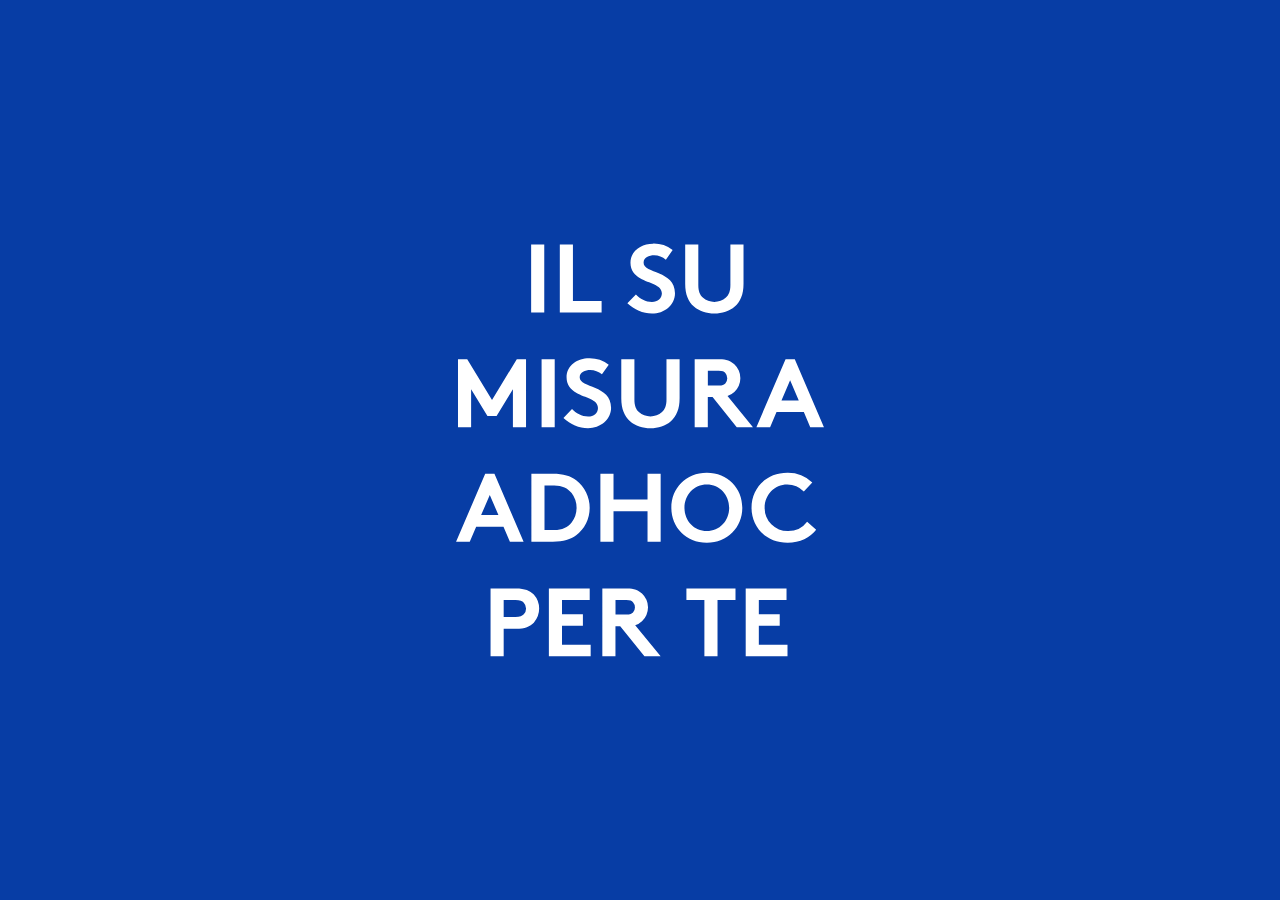
<file: products2.html>
<!DOCTYPE html>
<html lang="it"></html>
<html>
    <head>
        <link rel="stylesheet" href="style/style.css">
        <meta charset="utf-8">
        <meta name="viewport" content="width=device-width, initial-scale=1">
        <title>AdHoc Milano</title>
        <meta name="theme-color" content="#073DA5">
        <meta name="description" content="Un servizio sartoriale veloce ed innovativo. Direttamente a casa tua, o dovunque tu voglia.">
        <meta name="keywords" content="Sartoria su misura Milano direttamente a casa tua">
        <link rel="icon" type="image/png" href="src/favicon.png"/>
        <meta property="og:image" content="https://adhocmilano.it/src/favicon.png" />
        <link rel="apple-touch-icon" sizes="57x57" href="src/favicon.png">
        <link rel="apple-touch-icon" sizes="60x60" href="src/favicon.png">
        <link rel="apple-touch-icon" sizes="72x72" href="src/favicon.png">
        <link rel="apple-touch-icon" sizes="76x76" href="src/favicon.png">
        <link rel="apple-touch-icon" sizes="114x114" href="src/favicon.png">
        <link rel="apple-touch-icon" sizes="120x120" href="src/favicon.png">
        <link rel="apple-touch-icon" sizes="144x144" href="src/favicon.png">
        <link rel="apple-touch-icon" sizes="152x152" href="src/favicon.png">
        <link rel="apple-touch-icon" sizes="180x180" href="src/favicon.png">
        <link rel="icon" type="image/png" sizes="192x192"  href="src/favicon.png">
        <link rel="icon" type="image/png" sizes="32x32" href="src/favicon.png">
        <link rel="icon" type="image/png" sizes="96x96" href="src/favicon.png">
        <link rel="icon" type="image/png" sizes="16x16" href="src/favicon.png">
    </head>
    <body>
         <div class="splash" id="splash"> 
             <img src="src/caption-overlay-01.svg">
         </div>
        <div id="restOfThePage" style="display: none">
            <div class="cursor"></div>
        
            <div class="top">
                <img  class="logo logotohide" src="src/adhoc.svg" alt="logo-adhoc">
                <img  class="logo hide logotohide white-logo" src="src/ad-hoc-logowhite.svg" alt="logo-adhoc-white">
                <div class="your-personal change-color">PRODUCTS</div>
            </div>


            <div class="facebook-instagram">
                <a class="change-color" href="https://www.facebook.com/adhocmilano" target="_blank">ABOUT</a> 
            </div>

            <div class="mail">
                <a class="change-color" href="mailto:info@adhocmilano.it">CONTACTS</a> 
            </div>
        </div>
       <script>

            

            function overlayer() { 
                var x = window.matchMedia("(max-width: 768px)");
                if (!x.matches) { // If media query matches
                    Array.prototype.forEach.call(document.getElementsByClassName('change-color'), element => {
                    element.classList.toggle('black-text');
                    });
                    Array.prototype.forEach.call(document.getElementsByClassName('logotohide'), element => {
                        element.classList.toggle('hide');
                    });
                    document.getElementsByTagName('body')[0].classList.toggle('background-blue');
                    document.getElementById('hero').classList.toggle('background-blue');
                }           
            }  

        (function() {

          const link = document.querySelectorAll('nav> .hover-this');

          const allLinks = document.querySelectorAll('a');


          const cursor = document.querySelector('.cursor');

          const mouseHoverEffect = function(e) {
              cursor.style.opacity = 0.3;
              cursor.style.padding = '1.2em';
          }
          const mouseExitEffect = function(e) {
            cursor.style.opacity = 1;
            cursor.style.padding = '0.3em';
          }

            const animateit = function (e) {
                const span = this.querySelector('span');
                const { offsetX: x, offsetY: y } = e,
                { offsetWidth: width, offsetHeight: height } = this,

                move = 25,
                xMove = x / width * (move * 2) - move,
                yMove = y / height * (move * 2) - move;

                span.style.transform = `translate(${xMove}px, ${yMove}px)`;

                if (e.type === 'mouseleave') span.style.transform = '';
            };

            const editCursor = e => {
                    const { clientX: x, clientY: y } = e;
                    cursor.style.left = x + 'px';
                    cursor.style.top = y + 'px';
            };

            link.forEach(b => b.addEventListener('mousemove', animateit));
            link.forEach(b => b.addEventListener('mouseleave', animateit));

            allLinks.forEach(l => l.addEventListener('mouseenter', mouseHoverEffect))
            allLinks.forEach(l => l.addEventListener('mouseleave', mouseExitEffect))

            window.addEventListener('mousemove', editCursor);
        })(); 
        
        function splasher() {
            document.getElementById('splash').style.display = "none";
            document.getElementById('restOfThePage').style.display = "block";
        } 

        window.addEventListener('load', (event) => {
            setTimeout(function(){
                /*setTimeout(function(){ 
                    splasher();
                }, 1500);
                document.getElementById('splash').classList.add('translator-splash');*/
                splasher();
            }, 1900);
        });
    </script>
    </body>

</html>
</file>
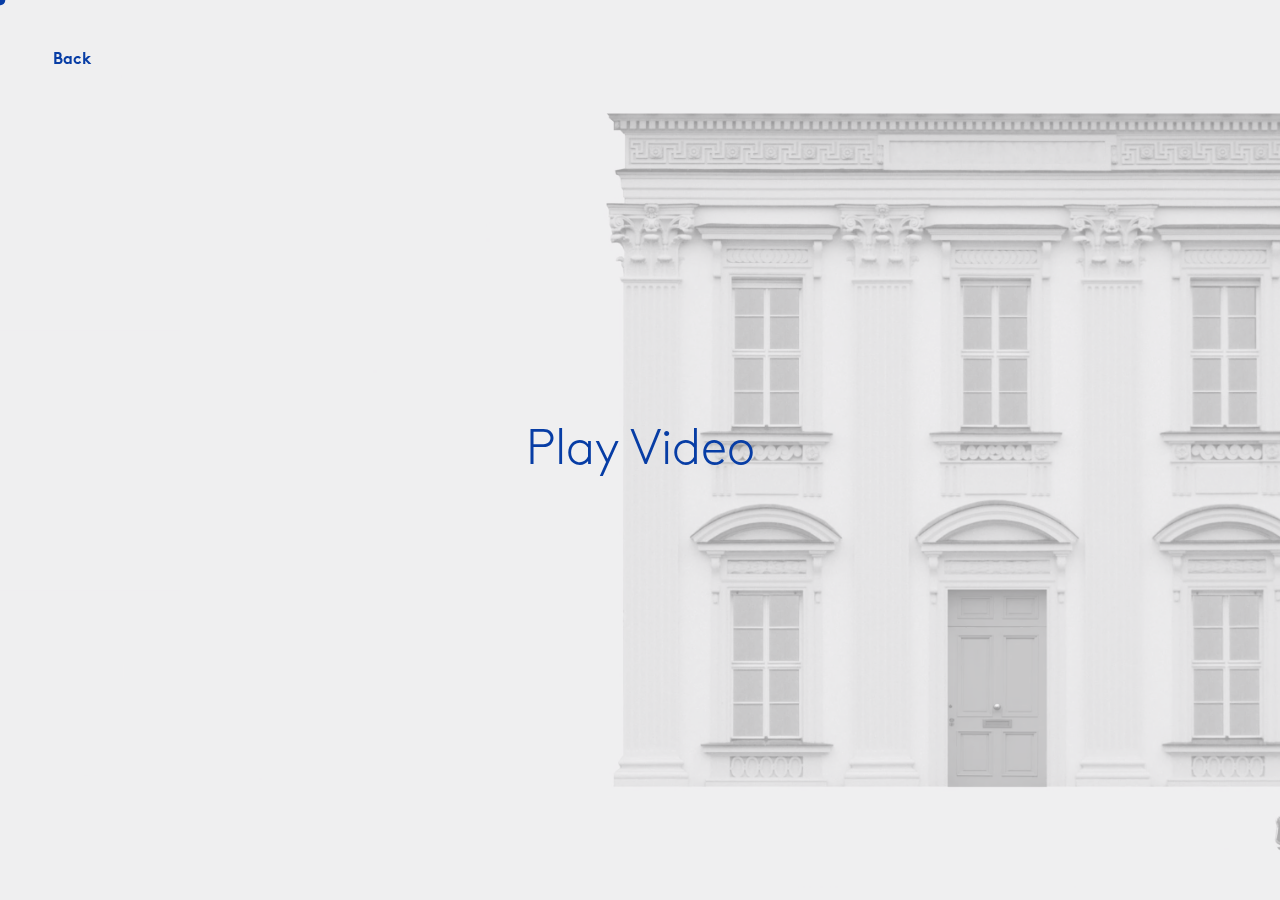
<file: show.html>
<!DOCTYPE html>
<html lang="it">
<head>
    <meta charset="UTF-8">
    <meta http-equiv="X-UA-Compatible" content="IE=edge">
    <meta name="viewport" content="width=device-width, initial-scale=1.0">
    <title>Ad Hoc - Show</title>
    <meta name="theme-color" content="#073DA5">
    <meta name="description" content="Un servizio sartoriale veloce ed innovativo. Direttamente a casa tua, o dovunque tu voglia.">
    <meta name="keywords" content="Sartoria su misura Milano direttamente a casa tua">
    <link rel="stylesheet" href="style/style.css">
    <link rel="stylesheet" href="https://cdn.plyr.io/3.6.8/plyr.css"/>
    <link rel="icon" type="image/png" href="src/favicon.png"/>
</head>
<body>

    <div class="cursor"></div>
    
    <div class="left-back-button"><a href="index.html">Back</a></div>
    
    <div id="video-background" class="video-background">
        <a href="javascript:void()" class="button-play" id="playvideo" onclick="startVideo(0)">Play Video</a>
        <div class="plyr__video-embed" id="player" style="display: none; width: 100vw;">
            <iframe
            src="https://player.vimeo.com/video/563148008?loop=false&amp;byline=false&amp;portrait=false&amp;title=false&amp;speed=true&amp;transparent=0&amp;gesture=media"
            allowfullscreen
            allowtransparency
            allow="autoplay"
            ></iframe>
        </div>
    </div> 
    
    <script src="https://cdn.plyr.io/3.6.8/plyr.js"></script>
    <script>
        const player = new Plyr('#player');
        //document.getElementById('player').style.display = "none";
        function startVideo() {
            document.getElementById('player').style.display = "block";
            player.play();
            document.getElementById('playvideo').style.display = "none";
        }


        (function() {

          const link = document.querySelectorAll('nav> .hover-this');

          const allLinks = document.querySelectorAll('a');


          const cursor = document.querySelector('.cursor');

          const mouseHoverEffect = function(e) {
              cursor.style.opacity = 0.3;
              cursor.style.padding = '1.2em';
          }
          const mouseExitEffect = function(e) {
            cursor.style.opacity = 1;
            cursor.style.padding = '0.3em';
          }

            const animateit = function (e) {
                const span = this.querySelector('span');
                const { offsetX: x, offsetY: y } = e,
                { offsetWidth: width, offsetHeight: height } = this,

                move = 25,
                xMove = x / width * (move * 2) - move,
                yMove = y / height * (move * 2) - move;

                span.style.transform = `translate(${xMove}px, ${yMove}px)`;

                if (e.type === 'mouseleave') span.style.transform = '';
            };

            const editCursor = e => {
                    const { clientX: x, clientY: y } = e;
                    cursor.style.left = x + 'px';
                    cursor.style.top = y + 'px';
            };

            link.forEach(b => b.addEventListener('mousemove', animateit));
            link.forEach(b => b.addEventListener('mouseleave', animateit));

            allLinks.forEach(l => l.addEventListener('mouseenter', mouseHoverEffect))
            allLinks.forEach(l => l.addEventListener('mouseleave', mouseExitEffect))

            window.addEventListener('mousemove', editCursor);
        })(); 

    </script>
</body>
</html>
</file>
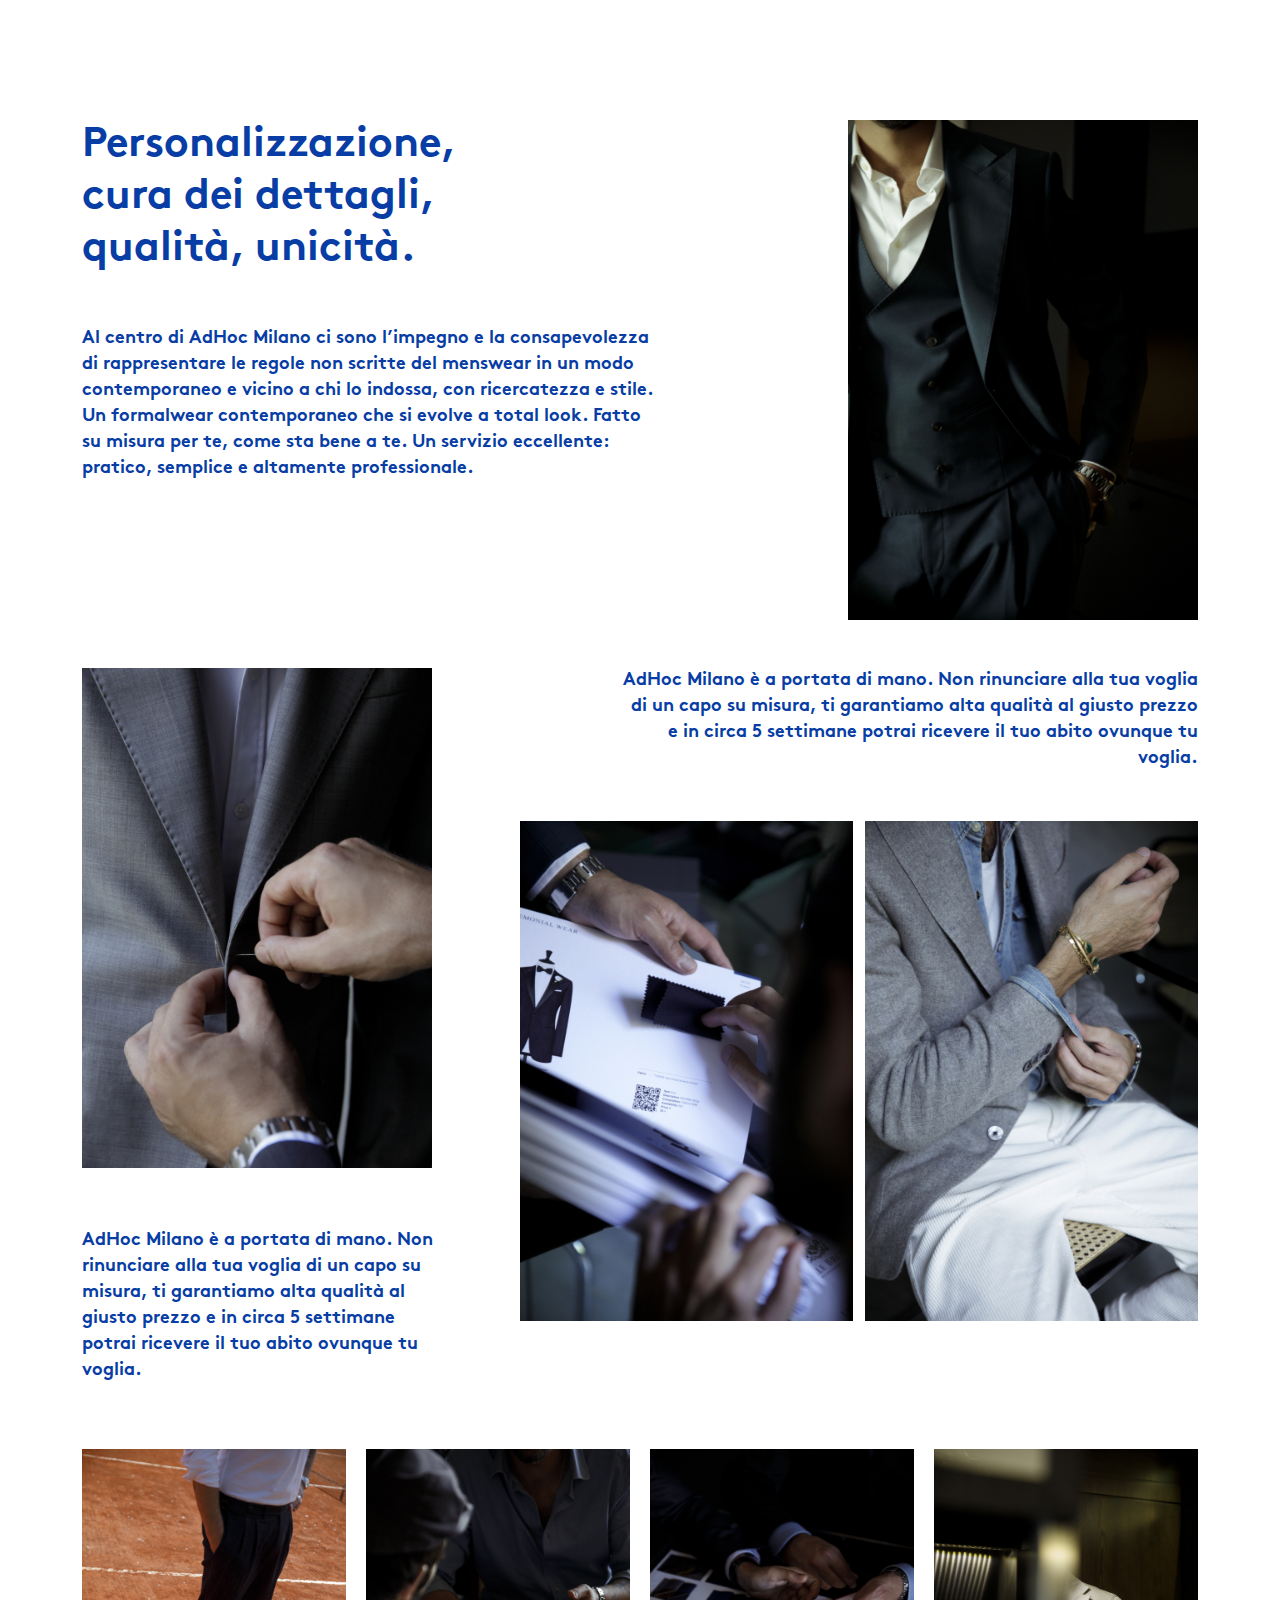
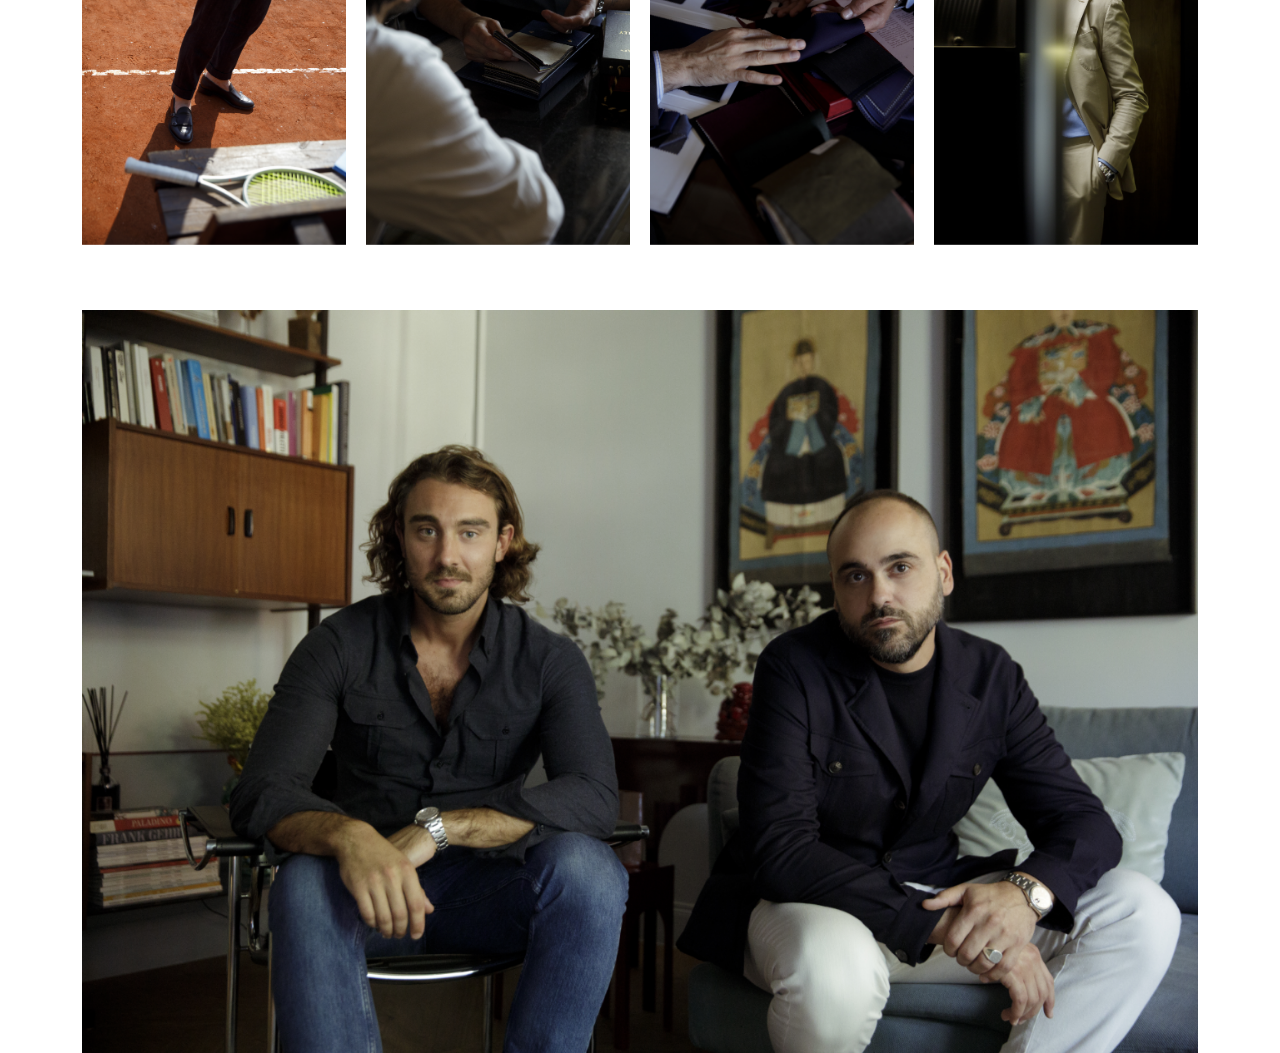
<file: HTML File/product-one.html>
<!DOCTYPE html>
<html lang="">
<head>
    <meta charset="utf-8">
    <meta name="viewport" content="width=device-width, initial-scale=1.0">
    <title>Home</title>
    <link rel="icon" href="#" type="image/gif" sizes="16x16">
    <!--Bootstrap CDN Link-->
    <link href="https://cdn.jsdelivr.net/npm/bootstrap@5.0.2/dist/css/bootstrap.min.css" rel="stylesheet">
    <link rel="stylesheet" href="https://firstbankonline.com/knoxville/style/style.css">
    <!--=================Link Swiper's CSS=================-->
    <link rel="stylesheet" href="https://unpkg.com/swiper/swiper-bundle.min.css" />
    <!--Main Stylesheet-->
    <link rel="stylesheet" href="assets/css/style.css">
</head>

<body>
    <!--=================Start Product Section==============-->
    <section class="main-product-section">
        <div class="container wapper">
            <!--Copy item-->
            <div class="row justify-content-between align-items-start">
                <!--Product Item-->
                <div class="product-item custom-padding col-lg-8 col-12">
                    <!--Product Details Text-->
                    <div class="product-item-text">
                        <h1 class="product-heading" style="padding-bottom: 50px;">Personalizzazione, <br>cura dei dettagli, <br>qualità, unicità.</h1>
                        <p class="product-details-text">Al centro di AdHoc Milano ci sono l’impegno e la consapevolezza di rappresentare le regole non scritte del menswear in un modo contemporaneo e vicino a chi lo indossa, con ricercatezza e stile.
                            Un formalwear contemporaneo che si evolve a total look.
                            Fatto su misura per te, come sta bene a te.
                            Un servizio eccellente: pratico, semplice e altamente professionale.
                        </p>
                    </div>
                    <!--/// End Product Details Text-->
                </div>
                <!--/// End Product Item-->
                <!--Product item Image-->
                <div class="product-item-img col-lg-4 col-12">
                    <img class="custom-product-size" src="img/380a3830@1x.png" alt="img">
                </div>
                <!--/// End Product item Image-->
            </div>
            <!--///End Copy item-->
            <!--Copy item-->
            <div class="row justify-content-between align-items-start pt-5">
                <!--Product Item-->
                <!--Product item Image-->
                <div class="product-item-img col-lg-4 col-12">
                    <img class="custom-product-size pc" src="img/380a4117@1x.png" alt="img">
                    <p class="product-details-text floatRigh" style="padding-top: 60px;">AdHoc Milano è a portata di mano. Non rinunciare alla tua voglia di un capo su misura, ti garantiamo alta qualità al giusto prezzo e in circa 5 settimane potrai ricevere il tuo abito ovunque tu voglia.
                    </p>
                    <img class="custom-product-size mobile" style="margin-bottom: 25px;" src="img/380a4117@1x.png" alt="img">
                </div>
                <!--/// End Product item Image-->
                <div class="product-item second-item col-lg-8 col-12">
                    <!--Product Details Text-->
                    <div class="product-item-text">
                        <p class="product-details-text">AdHoc Milano è a portata di mano. Non rinunciare alla tua voglia di un capo su misura, ti garantiamo alta qualità al giusto prezzo e in circa 5 settimane potrai ricevere il tuo abito ovunque tu voglia.
                        </p>
                        <!--Product Image-->
                        <div class="product-img">
                            <img class="product-img-three custom-product-size" src="img/380a3992@1x.png" alt="img">
                            <img class="custom-product-size" src="img/380a3756@1x.png" alt="img">
                        </div>
                        <!--/// End Product Image-->
                    </div>
                    <!--/// End Product Details Text-->
                </div>
                <!--/// End Product Item-->
            </div>
            <!--///End Copy item-->
        </div>
    </section>
    <!--====================End Product Section====================-->
    <!--====================Start Customer Image Section====================-->
    <section class="main-customer-images">
        <div class="container">
            <div class="row">
                <!--Slider-->
                <div class="recommendation-slider">
                    <div class="swiper feedbackSlide">
                        <div class="swiper-wrapper">
                            <!--slide item-->
                            <div class="swiper-slide">
                                <!--img item-->
                                <div class="img-item">
                                    <img src="img/380a1807@1x.png" alt="">
                                </div>
                                <!--/// End img item-->
                            </div>
                            <!-- end slide item -->
                            <!--start slide item-->
                            <div class="swiper-slide">
                                <!--img item-->
                                <div class="img-item">
                                    <img src="img/380a2965@1x.png" alt="">
                                </div>
                                <!--/// End img item-->
                            </div>
                            <!-- end slide item -->
                            <!--start slide item-->
                            <div class="swiper-slide">
                                <!--img item-->
                                <div class="img-item">
                                    <img src="img/380a3391@1x.png" alt="">
                                </div>
                                <!--/// End img item-->
                            </div>
                            <!-- end slide item -->
                            <!--start slide item-->
                            <div class="swiper-slide">
                                <!--img item-->
                                <div class="img-item">
                                    <img src="img/380a2269@1x.png" alt="">
                                </div>
                                <!--/// End img item-->
                            </div>
                            <!-- end slide item -->
                        </div>
                    </div>
                </div>
                <!--/// End Slider-->
                <!--img item-->
                <div class="img-item col-12 last-img">
                    <img src="img/380a4360@1x.png" alt="">
                </div>
                <!--/// End img item-->
            </div>
        </div>
    </section>
    <!--====================End Customer Image Section====================-->

    <!-- swiper CDN js link -->
    <script src="https://unpkg.com/swiper/swiper-bundle.min.js"></script>
    <!-- Initialize Swiper -->
    <script>
        var swiper = new Swiper(".feedbackSlide", {
            slidesPerView: 4,
            spaceBetween: 2,
            loop: true,
            pagination: {
                clickable: true,
            },
            breakpoints: {
                277: {
                    slidesPerView: 2,
                    spaceBetween: 20,
                },
                577: {
                    slidesPerView: 2,
                    spaceBetween: 20,
                },
                640: {
                    slidesPerView: 2,
                    spaceBetween: 20,
                },
                768: {
                    slidesPerView: 3,
                    spaceBetween: 40,
                },
                1024: {
                    slidesPerView: 4,
                    spaceBetween: 20,
                },
            },
        });
    </script>
    <!--Bootstrap CDN js-->
    <script src="https://cdn.jsdelivr.net/npm/bootstrap@5.0.2/dist/js/bootstrap.bundle.min.js"></script>
</body></html>
</file>
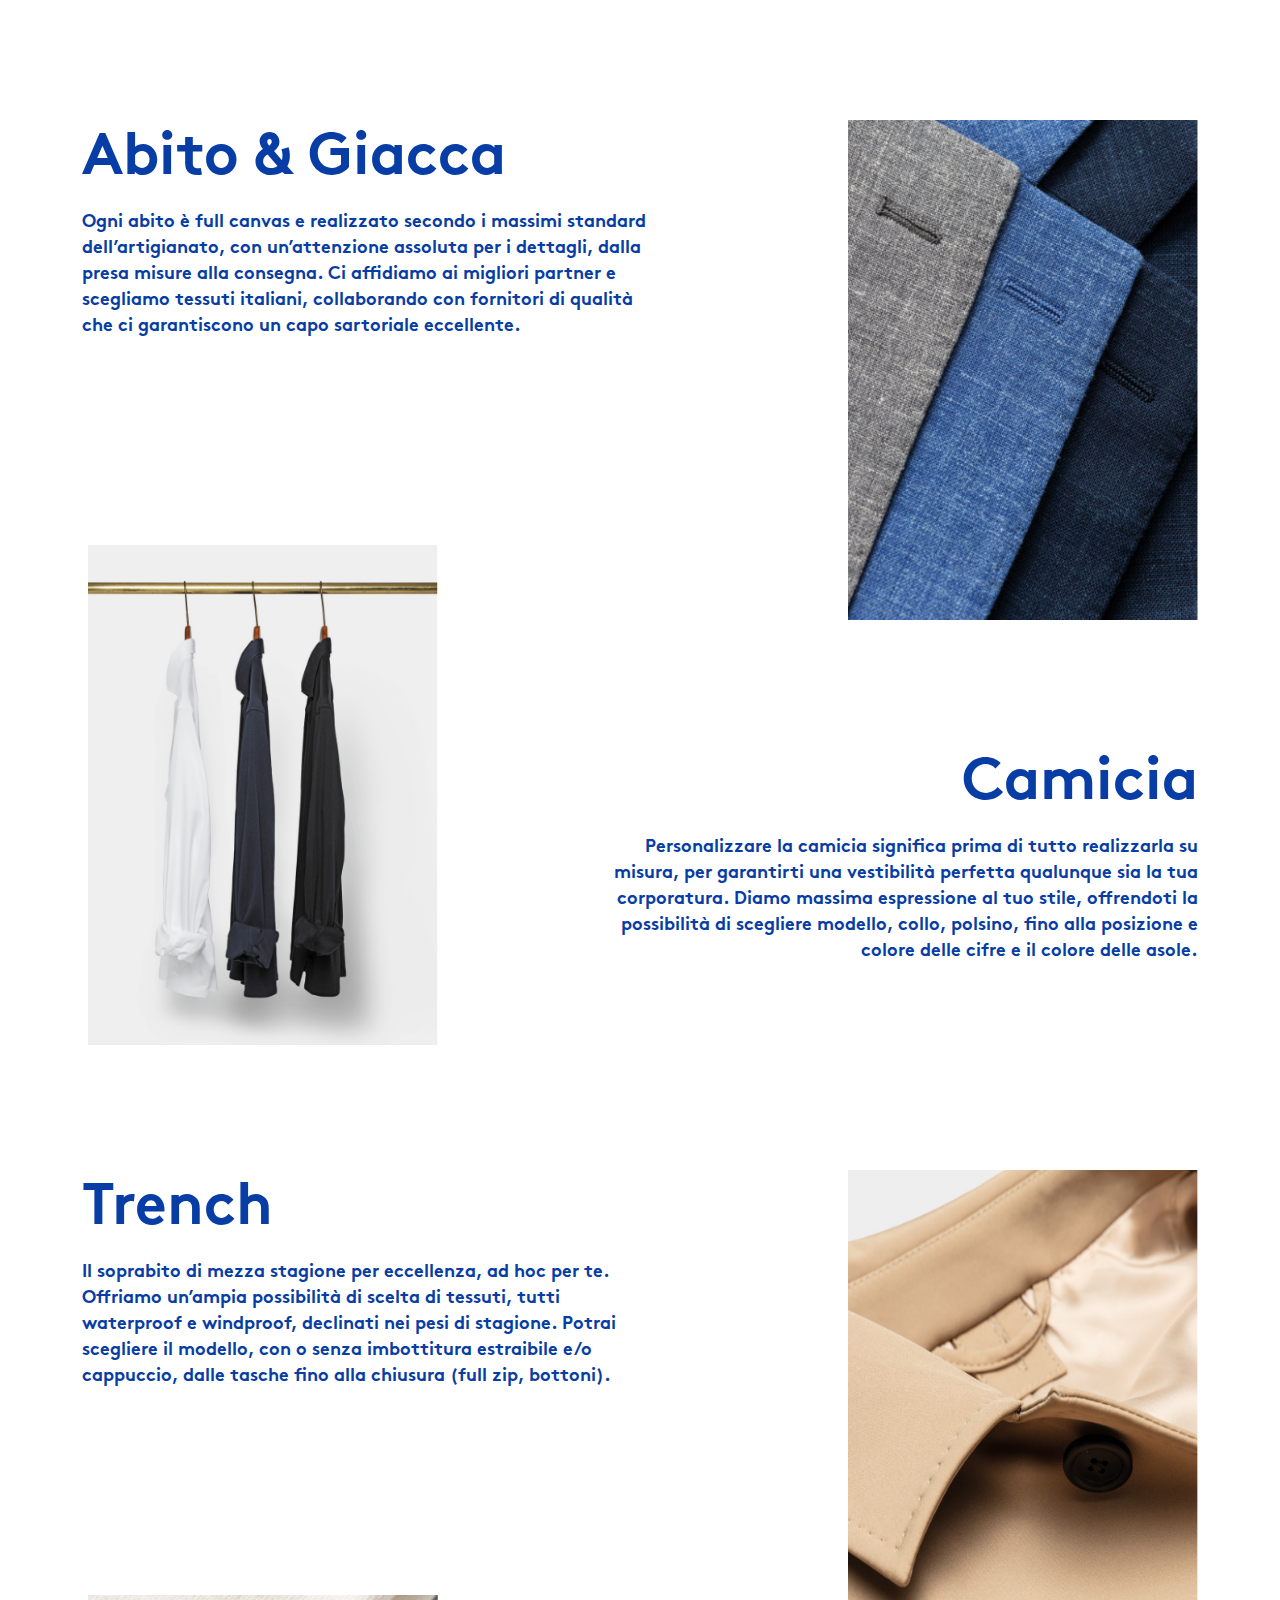
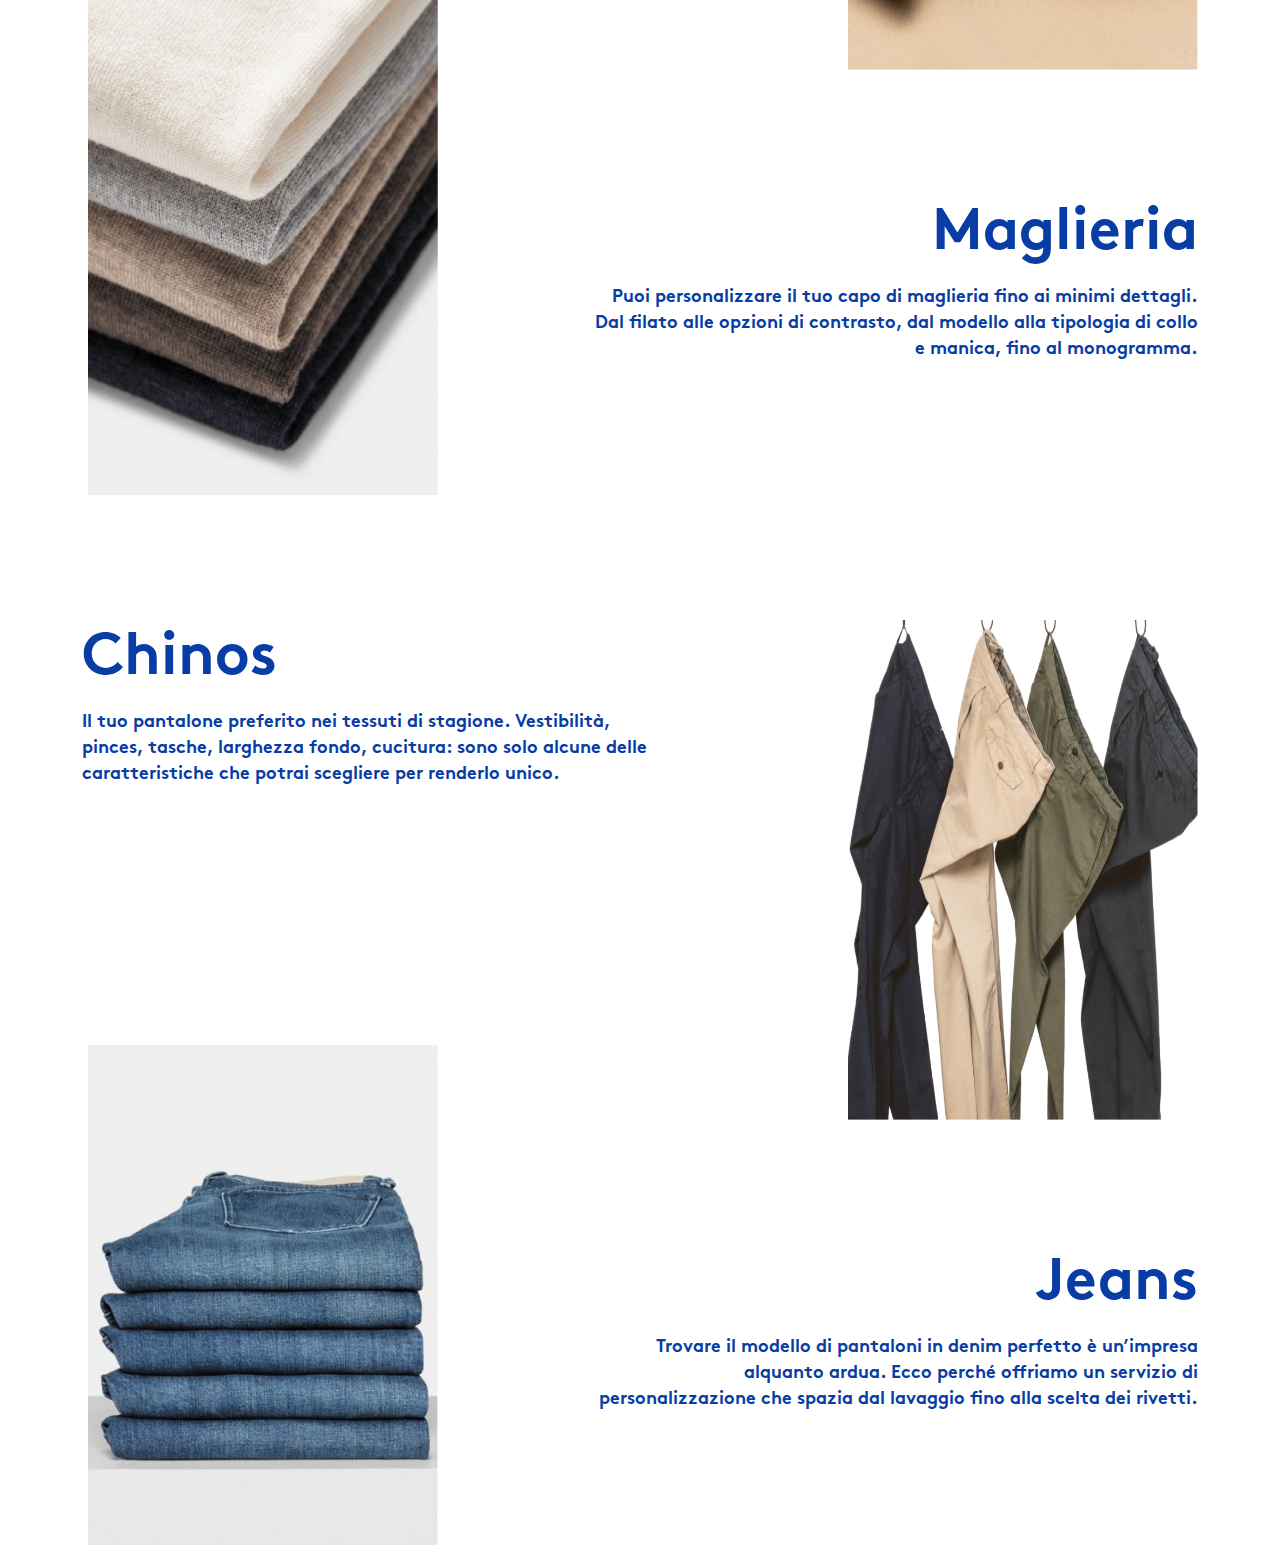
<file: HTML File/product-two.html>
<!DOCTYPE html>
<html lang="">
<head>
    <meta charset="utf-8">
    <meta name="viewport" content="width=device-width, initial-scale=1.0">
    <title>Home</title>
    <link rel="icon" href="#" type="image/gif" sizes="16x16">
    <!--Bootstrap CDN Link-->
    <link href="https://cdn.jsdelivr.net/npm/bootstrap@5.0.2/dist/css/bootstrap.min.css" rel="stylesheet">
    <link rel="stylesheet" href="https://firstbankonline.com/knoxville/style/style.css">
    <!--Main Stylesheet-->
    <link rel="stylesheet" href="assets/css/style.css">
</head>

<body>
    <!--=================Start Product Section==============-->
    <!--====================Start Product Section====================-->
    <section class="main-product-section">
        <div class="container wapper">
            <!--Copy item-->
            <div class="row justify-content-between align-items-start">
                <!--Product Item-->
                <div class="product-item custom-padding col-lg-8">
                    <!--Product Details Text-->
                    <div class="product-item-text">
                        <h1 class="product-heading-two" style="padding-bottom: 10px;">Abito & Giacca</h1>
                        <p class="product-details-text">Ogni abito è full canvas e realizzato secondo i massimi standard dell’artigianato, con un’attenzione assoluta per i dettagli, dalla presa misure alla consegna. Ci affidiamo ai migliori partner e scegliamo tessuti italiani, collaborando con fornitori di qualità che ci garantiscono un capo sartoriale eccellente.
                        </p>
                    </div>
                    <!--/// End Product Details Text-->
                </div>
                <!--/// End Product Item-->
                <!--Product item Image-->
                <div class="product-item-img col-lg-4">
                    <img class="custom-product-size" src="img/5485-5481-5470-revers@1x.png" alt="img">
                </div>
                <!--/// End Product item Image-->
            </div>
            <!--///End Copy item-->
            <!--Copy item-->
            <div class="row justify-content-between align-items-start custom-margin-top">
                <!--Product item Image-->
                <div class="product-item-img custom-margin pc col-lg-4">
                    <img class="custom-product-size" src="img/sh00243-sh00244-sh00245@1x.png" alt="img">
                </div>
                <!--/// End Product item Image-->
                <!--Product Item-->
                <div class="product-item col-lg-8">
                    <!--Product Details Text-->
                    <div class="product-item-text">
                        <h1 class="product-heading-two text-aling" style="padding-bottom: 10px;">Camicia</h1>
                        <p class="product-details-text text-aling">Personalizzare la camicia significa prima di tutto realizzarla su misura, per garantirti una vestibilità perfetta qualunque sia la tua corporatura. Diamo massima espressione al tuo stile, offrendoti la possibilità di scegliere modello, collo, polsino, fino alla posizione e colore delle cifre e il colore delle asole.
                        </p>
                    </div>
                    <!--/// End Product Details Text-->
                </div>
                <!--/// End Product Item-->
                  <!--Product item Image-->
                <div class="product-item-img custom-margin mobile col-lg-4">
                    <img class="custom-product-size" src="img/sh00243-sh00244-sh00245@1x.png" alt="img">
                </div>
                <!--/// End Product item Image-->
            </div>
            <!--///End Copy item-->
            <!--Copy item-->
            <div class="row justify-content-between align-items-start custom-margin-top">
                <!--Product Item-->
                <div class="product-item custom-padding col-lg-8">
                    <!--Product Details Text-->
                    <div class="product-item-text">
                        <h1 class="product-heading-two" style="padding-bottom: 10px;">Trench</h1>
                        <p class="product-details-text">Il soprabito di mezza stagione per eccellenza, ad hoc per te.
Offriamo un’ampia possibilità di scelta di tessuti, tutti waterproof e windproof, declinati nei pesi di stagione. Potrai scegliere il modello, con o senza imbottitura estraibile e/o cappuccio, dalle tasche fino alla chiusura (full zip, bottoni).
                        </p>
                    </div>
                    <!--/// End Product Details Text-->
                </div>
                <!--/// End Product Item-->
                <!--Product item Image-->
                <div class="product-item-img col-lg-4">
                    <img class="custom-product-size" src="img/coat-collar@1x.png" alt="img">
                </div>
                <!--/// End Product item Image-->
            </div>
            <!--///End Copy item-->
            <!--Copy item-->
            <div class="row justify-content-between align-items-start custom-margin-top">
                <!--Product item Image-->
                <div class="product-item-img custom-margin pc col-lg-4">
                    <img class="custom-product-size" src="img/gruppo-di-maschere-4@1x.png" alt="img">
                </div>
                <!--/// End Product item Image-->
                <!--Product Item-->
                <div class="product-item col-lg-8">
                    <!--Product Details Text-->
                    <div class="product-item-text">
                        <h1 class="product-heading-two text-aling" style="padding-bottom: 10px;">Maglieria</h1>
                        <p class="product-details-text text-aling">Puoi personalizzare il tuo capo di maglieria fino ai minimi dettagli.
Dal filato alle opzioni di contrasto, dal modello alla tipologia di collo e manica, fino al monogramma.
                        </p>
                    </div>
                    <!--/// End Product Details Text-->
                     
                </div>
                <!--/// End Product Item-->
                <!--Product item Image-->
                <div class="product-item-img custom-margin mobile col-lg-4">
                    <img class="custom-product-size" src="img/gruppo-di-maschere-4@1x.png" alt="img">
                </div>
                <!--/// End Product item Image-->
            </div>
            <!--///End Copy item-->
            <!--Copy item-->
            <div class="row justify-content-between align-items-start custom-margin-top">
                <!--Product Item-->
                <div class="product-item custom-padding col-lg-8">
                    <!--Product Details Text-->
                    <div class="product-item-text">
                        <h1 class="product-heading-two" style="padding-bottom: 10px;">Chinos</h1>
                        <p class="product-details-text">Il tuo pantalone preferito nei tessuti di stagione. Vestibilità, pinces, tasche, larghezza fondo, cucitura: sono solo alcune delle caratteristiche che potrai scegliere per renderlo unico.
                        </p>
                    </div>
                    <!--/// End Product Details Text-->
                </div>
                <!--/// End Product Item-->
                <!--Product item Image-->
                <div class="product-item-img col-lg-4">
                    <img class="custom-product-size" src="img/chino-rek-new2@1x.png" alt="img">
                </div>
                <!--/// End Product item Image-->
            </div>
            <!--///End Copy item-->
            <!--Copy item-->
            <div class="row justify-content-between align-items-start custom-margin-top">
                <!--Product item Image-->
                <div class="product-item-img custom-margin pc col-lg-4">
                    <img class="custom-product-size" src="img/schermata-2022-06-16-alle-11-27-39@1x.png" alt="img">
                </div>
                <!--/// End Product item Image-->
                <!--Product Item-->
                <div class="product-item col-lg-8">
                    <!--Product Details Text-->
                    <div class="product-item-text">
                        <h1 class="product-heading-two text-aling" style="padding-bottom: 10px;">Jeans</h1>
                        <p class="product-details-text text-aling">Trovare il modello di pantaloni in denim perfetto è un’impresa alquanto ardua. Ecco perché offriamo un servizio di personalizzazione che spazia dal lavaggio fino alla scelta dei rivetti.
                        </p>
                    </div>
                    <!--/// End Product Details Text-->
                </div>
                <!--/// End Product Item-->
                <!--Product item Image-->
                <div class="product-item-img custom-margin mobile col-lg-4">
                    <img class="custom-product-size" src="img/schermata-2022-06-16-alle-11-27-39@1x.png" alt="img">
                </div>
                <!--/// End Product item Image-->
            </div>
            <!--///End Copy item-->
        </div>
    </section>
    <!--====================End Product Section====================-->
    <!--=================Start Product Section==============-->
    <!--Bootstrap CDN js-->
    <script src="https://cdn.jsdelivr.net/npm/bootstrap@5.0.2/dist/js/bootstrap.bundle.min.js"></script>
</body></html>
</file>
<file: style/style.css>
html, body {
    margin: 0;
    padding: 0;
    cursor:none;
}

/* Hide scrollbar for Chrome, Safari and Opera */
.scrollbar-hidden::-webkit-scrollbar {
  display: none;
}

/* Hide scrollbar for IE, Edge add Firefox */
.scrollbar-hidden {
  -ms-overflow-style: none;
  scrollbar-width: none; /* Firefox */
}

html{ 
    height:100%;
}

body{ 
    overflow:auto;
    overflow-x: hidden !important;
    height:100%;
}

@font-face {font-family: 'Brown-Bold'; src: url("Brown-Bold.otf"); src: url("Brown-Bold.otf") format("opentype"), url("Brown-Bold.woff2") format("woff2"), url("Brown-Bold.woff") format("woff"), url("Brown-Bold.ttf") format("truetype"); }
@font-face {font-family: 'Brown-Light'; src: url("Brown-Light.otf"); src: url("Brown-Light.otf") format("opentype"), url("Brown-Light.woff2") format("woff2"), url("Brown-Light.woff") format("woff"), url("Brown-Light.ttf") format("truetype"); }
@font-face {font-family: 'Brown-Regular'; src: url("Brown-Regular.otf"); src: url("Brown-Regular.otf") format("opentype"), url("Brown-Regular.woff2") format("woff2"), url("Brown-Regular.woff") format("woff"), url("Brown-Regular.ttf") format("truetype"); }

body {
  min-height: 100%;
  font-family: 'Brown-Bold';
  color: #073DA5;
  background: #f1f0f2;
  line-height: 1;
  -webkit-font-smoothing: antialiased;
  -moz-osx-font-smoothing: grayscale;
}

.translator-splash {
  transform: translateY(100%);
}

.splash img {
    width: 38vw;
}


.social-container {
    display:flex;
    flex-direction: row;
    margin-bottom: 120px;
}

.hover-this {
    transition: all 0.3s ease;
}

.cursor {
    pointer-events: none !important;
    position: fixed;
    padding: 0.3rem;
    background-color: #073DA5;
    border-radius: 50%;
    z-index:9999;
    transition: transform 0.3s ease;
    transform: translate(-50%, -50%)
}

.hover-this:hover ~ .cursor {
    transform: translate(-50%, -50%) scale(8);
}

.logo {
    width:180px;
    padding:50px;
    position: fixed;
    display: table;
    pointer-events: auto;
    z-index: 10;
    top: 0px;
}

.about-logo {
    width:180px;
    margin:50px;
    position: fixed;
    display: table;
    pointer-events: auto;
    z-index: 10;
    top: 0px;
}




.your-personal {
    font-family: 'Brown-Bold';
    margin-top:60px;
    position: fixed;
    pointer-events: auto;
    z-index: 10;
    top: 0px;
    right: 0px;
    overflow:hidden;
    width:12vw;
    white-space: nowrap;
}


@keyframes sliding-text-right {
    from {transform:translateX(-0%)}
    to {transform:translateX(-177%)}
}

@media only screen and (max-width: 800px) {
    @keyframes sliding-text-right {
        from {transform:translateX(-0%)}
        to {transform:translateX(-231%)}
    }
}

.your-personal span  {
    animation-name: sliding-text-right;
    animation-duration: 7.5s;
    animation-iteration-count: infinite;
    animation-timing-function: linear;
    display: block;
}


.splash{
    width:100vw;
    height:100vh;
    z-index:99999;
    background-color: #073DA5;
    display: flex;
    align-items: center;
    justify-content: center;
    transition: transform 1s;
} 






.left-back-button {
    padding:50px;
    position: fixed;
    display: table;
    pointer-events: auto;
    z-index: 10;
    top: 0px;
    float: left;
}


.facebook-instagram {
    font-family: 'Brown-Bold';
    padding-left:50px;
    position: fixed;
    display: table;
    pointer-events: auto;
    z-index: 10;
    bottom: 0px;
    left: 0px;
    padding-bottom: 40px;
}



.mail {
    font-family: 'Brown-Bold';
    padding-right:50px;
    position: fixed;
    display: table;
    pointer-events: auto;
    z-index: 10;
    bottom: 0px;
    right: 0px;
    padding-bottom: 40px;
}



.main-description-container {
    width: 65%;
    display: flex;
    flex-direction: column;
    margin: auto;
    height: 90vh;
    justify-content: center;
}

.main-description {
    justify-content: center;
    font-size: 20px;
    font-family: 'Brown-Regular';
    line-height: 1.4em;
    text-align: left;
}   

.main-description .big {
    font-size: 4em;
    font-family: 'Brown-Light';
    line-height: 1em;
}   

.fullscreen {
  height: 100vh;
  background-color: #f1f0f2;;
  display: flex;
  flex-direction: column;
  justify-content: center;
  align-content: center;
}

.background-blue {
    background-color: #073DA5!important;
}

.column {
    height:100vh;
    display: flex;
    flex-direction: column;
}

.container{
    width:100%;
    height:100%;
    display:flex;
    justify-content:center;
    align-items:center;
}

.middle {
  width: 100%;
  text-align: center;
  display:flex;
  align-items: center;
  justify-content: center;
}

.background-header {
    width: 90%;
    z-index: 2;
}

.caption {
    width: 30vw;
}

.video-background {
    width: 100vw;
    height: 100vh;
    background-image: url("../src/full-screen-video.svg");
    background-position: center;
    background-repeat: no-repeat;
    background-size:cover;
    display:flex;
    align-items: center;
    justify-content: center;
}

.button-play {
    font-family: 'Brown-Light';
    text-decoration: none;
    color:#073DA5;
    text-align: center;
    font-size:50px;
    z-index: 50;
}

.item {
    padding:1em;
    display:flex;
    background:orange;
}
  
.home-description {
    width: 22vw;
    position: absolute;
    left: 50px;
    top: 39vh;
    font-size: 16px;
    line-height: 1.2em;
    color: #073DA5;
    text-transform: uppercase;
    z-index:10;
}



.top {
    width: 100%;
    text-align: center;
    display: flex;
}

.button-video {
    margin-top:64vh;
    width: 40%;
    color:#073DA5;
    padding-bottom:40px;
    text-align: center;
    font-size:50px;
    z-index: 50;
}




.button-video a{
    color:#073DA5;
    font-family: 'Brown-Light';
}

.button-video:hover a{
    color: #000000;
}



.button-video:hover a::after{
    background-color: #000000;
}



.bottom {
    bottom:30px;
    width: 100%;
    position: fixed;
    text-align: center;
}

.middle {
  flex: 1;
  display: flex;
  align-self:center;
  align-items:center;
  margin: 10px 0;
}


.logo-mobile {
    z-index: 45;
    width: 70%;
    flex: 2;
}

.centered {
    position: absolute;                                 
    left: 50%;
    top: 42%;
    transform: translate(-50%, -50%);
}

.rotating-img {
    padding: 0px;
    margin: 0px;
    animation-name: rotatingLogo;
    animation-duration: 9s;
    animation-iteration-count: infinite;
    animation-timing-function: linear;
    z-index: 5;
}
  
@keyframes rotatingLogo {
    from {transform: rotate(0deg);}
    to {transform: rotate(360deg);}
}

span{
    font-family: 'Brown-Bold';
}

.sliding-span {
    position: relative;
    display: inline-block;
    overflow: hidden;
}


.sliding-p {
    transform: translate(0px,100px);
    animation-name: slidingDescr;
    animation-duration: 1s;
    animation-timing-function: ease-out;
    animation-fill-mode: forwards;
    margin:5px;
}

.sliding-p-2 {
    transform: translate(0px,100px);
    animation-name: slidingDescr;
    animation-duration: 1s;
    animation-timing-function: ease-out;
    animation-fill-mode: forwards;
    margin:5px;
}
  
@keyframes slidingDescr {
    from {transform: translate(0px,100px);}
    to {transform: translate(0px,0px);}
}

a {
    color: #073DA5;
    text-decoration: none;
    display: inline-block;
    padding: 3px;
    position: relative;
}

.mobile-sfondo {
    display: none;
}   

a:after {    
    background: none repeat scroll 0 0 transparent;
    bottom: 0;
    content: "";
    display: block;
    height: 2px;
    left: 50%;
    position: absolute;
    background:#073DA5;
    transition: width 0.3s ease 0s, left 0.3s ease 0s;
    width: 0;
}

a:hover:after { 
    width: 100%; 
    left: 0; 
}

.black-text {
    color:#000000
}

.hide {
    display:none;
}

.social-link {
    margin-left:20px
}

.social-link2 {
    margin-left:20px
}

@media screen and (max-height: 300px) {
      ul {
          margin-top: 40px;
      }
}
  


@media only screen and (max-width: 900px) {
    .column {
        height:60vh;
    }
    .home-description {
        display: none;
    }   
}


@media only screen and (max-width: 800px) {
    .logo-mobile {
        z-index: 999;
        width: 60%;
        flex: 2;
    }

    .background-header {
        width: 90%;
        z-index: 2;
    }

    .main-description .big {
        font-size: 40px;
        font-family: 'Brown-Light';
        line-height: 1em;
    } 
    
    .main-description-container {
        width: 80%;
        display: flex;
        flex-direction: column;
        margin: auto;
    }

    .main-description {
        justify-content: center;
        font-size: 17px;
        font-family: 'Brown-Regular';
        line-height: 1.4em;
        text-align: left;
        word-break: break-word;
        margin-top:-20px;
    }   

    .web_video{
        display: none;
    }   


    .mobile-sfondo {
        display: inline;
        width:100%;

    }

    .centered {
        top:46%
    }  

    .social-link {
        margin-left:4px

    }

    .social-link2 {
        margin-left:0px

    }

    .logo-rotante{
        width: 72%;

    }

    .fullscreen {
        height: 80vh;
        background-color: #f1f0f2;;
        display: flex;
        flex-direction: column;
        justify-content: center;
        align-content: center;
    }

    .top {
        padding-top:20px;
        flex-direction: row;
        position: fixed;
    }

    .button-video {
        margin-top:60vh;
        width: 100%;
        color:#073DA5;
        padding-bottom:40px;
        text-align: center;
        font-size:50px;
        z-index: 50;
    }

    .logo {
        width:130px;
        padding-top:10px;
        position: relative;
        pointer-events: auto;
        z-index: 10;
        top: 0px;
        padding-left:20px; 
        padding-bottom:0px;
    }


    .white-logo{
        display: none;
    }
    
    .facebook-instagram{
        padding-left:20px;
        padding-bottom:30px;
    }

    .mail { 
        padding-right:20px;
        padding-bottom:30px;
    }

    .social-container {
        flex-direction: column;
        
    }
    
    .social-container a {
        font-size: 20px;
        
    }

    .social-link {
        margin-left:0px
    }

    a:hover:after {
        width: 0%;
        left: 0;
    }

    .your-personal {
        font-family: 'Brown-Bold';
        margin-top:30px;
        margin-right:0px;
        width:30vw;
    }
    

    .cursor {
        display: none;
    } 

    .splash img {
        width: 60vw;
    }

    .rotating-img {
        overflow-x: hidden;
        max-width: 100vw;
    }

    .bottom {
        bottom:200px;
        width: 100%;
        position: fixed;
        text-align: left;
        padding-left:30px;
    }

    .sliding-p {
        font-size: 26px;
    }

    .sliding-p-2 {
        padding-top:20px;
        font-size:15px;
    }

    .container{
        width:100%;
        height:100%;
        display:flex;
        justify-content:center;
        align-items:center;
        max-width: 100vw;
    }

    a:after {    
        background: none repeat scroll 0 0 transparent;
        bottom: 0;
        content: "";
        display: block;
        height: 2px;
        left: 50%;
        position: absolute;
        background:#073DA5;
        transition: width 0.3s ease 0s, left 0.3s ease 0s;
        width: 0;
        display: none;
    }
    
    a:hover:after { 
        width: 100%; 
        left: 0; 
        display: none;
    }

}
</file>
<file: HTML File/assets/css/style.css>
@font-face {
    font-family: 'Brown-Bold';
    src: url("../fonts/Brown-Bold.otf");
    src: url("../fonts/Brown-Bold.otf") format("opentype"), url("Brown-Bold.woff2") format("woff2"), url("Brown-Bold.woff") format("woff"), url("Brown-Bold.ttf") format("truetype");
}

@font-face {
    font-family: 'Brown-Light';
    src: url("../fonts/Brown-Light.otf");
    src: url("../fonts/Brown-Light.otf") format("opentype"), url("Brown-Light.woff2") format("woff2"), url("Brown-Light.woff") format("woff"), url("Brown-Light.ttf") format("truetype");
}

@font-face {
    font-family: 'Brown-Regular';
    src: url("../fonts/Brown-Regular.otf");
    src: url("../fonts/Brown-Regular.otf") format("opentype"), url("Brown-Regular.woff2") format("woff2"), url("Brown-Regular.woff") format("woff"), url("Brown-Regular.ttf") format("truetype");
}

* {
    margin: 0;
    padding: 0;
    -webkit-box-sizing: border-box;
    box-sizing: border-box;
    outline: none;
}

ul {
    list-style: none;
}

a {
    text-decoration: none;
}

p,
ul,
li {
    margin: 0;
    padding: 0;
}

h1,
h2,
h3,
h4,
h5,
h6 {
    margin: 0;
    padding: 0;
}

body {
    font-family: 'Brown-Bold';
}

/*=========================================*/
/*=======Start Header and Hero Section======*/
/*=========================================*/
.main-product-section {
    margin-top: 120px;
}

.custom-padding {
    padding-right: 15%;
}

.product-item-text .product-heading {
    font-size: 42px;
    line-height: 52px;
    color: #073DA5;
    font-weight: 400;
}

.product-item-text .product-details-text {
    font-size: 18px;
    line-height: 26px;
    color: #073DA5;
    font-weight: 400;
    padding-bottom: 49px;
}

.product-item-img {
    text-align: right;
}

.product-item-img img {
    height: auto;
    width: 400px;
}

.product-img-two {
    height: 300px;
    width: 100%;
}

.flexBox {
    display: flex;
    justify-content: space-between;
    align-items: center;
}

.product-img-three {
    margin-right: 2%;
}

.product-img-four {
    width: 90%;
}

.product-item-two {
    padding-right: 15%;
}

.product-item-img .product-details-text {
    font-size: 18px;
    line-height: 26px;
    color: #073DA5;
    font-weight: 400;
    text-align: left;
}

.product-img {
    display: flex;
    justify-content: flex-end;
    align-items: center;
}

.product-img img {
    width: 50%;
    text-align: right;
}

.second-item {
    text-align: right;
    padding-left: 15%;
}

.main-customer-images {
    padding-top: 65px;
}

.img-item img {
    width: 100%;
}

.last-img {
    padding-top: 65px;
}

.last-img img {
    width: 100%;
    display: block;
}

/*[base64] Two [base64]*/
.product-item-text .product-heading-two {
    font-size: 59px;
    line-height: 80px;
    color: #073DA5;
    font-weight: 400;
}

.custom-product-size {
    height: 500px !important;
    width: 350px !important;
}

.custom-margin {
    margin-top: -200px;
}

.text-aling {
    text-align: right;
    padding-left: 18%;
}

.custom-margin-top {
    margin-top: 125px;
}

.pc {
    display: block;
}

.mobile {
    display: none;
    margin-top: 25px;
}

@media only screen and (max-width: 1200px) and (min-width: 992px) {}

@media all and (max-width:991px) {
    .custom-product-size {
        height: auto !important;
        width: 100% !important;
    }

    .pc {
        display: none;
    }

    .mobile {
        display: block;
    }

    .product-item-text .product-heading {
        font-size: 35px;
        line-height: 40px;
        color: #073DA5;
        font-weight: 400;
    }

    .product-item-text .product-details-text {
        font-size: 12px;
        line-height: 20px;
        color: #073DA5;
        font-weight: 400;
        padding-bottom: 49px;
    }

    .product-item-img .product-details-text {
        font-size: 12px;
        line-height: 20px;
        color: #073DA5;
        font-weight: 400;
        text-align: left;
    }

    .product-item-text .product-heading-two {
        font-size: 35px;
        line-height: 80px;
    }
}

@media all and (max-width:768px) {}

@media all and (max-width:576px) {}

@media all and (max-width:480px) {}

@media all and (max-width:400px) {}

@media all and (max-width:375px) {}

@media all and (max-width:320px) {}

/*===========Responsive CSS End==========*/
</file>
